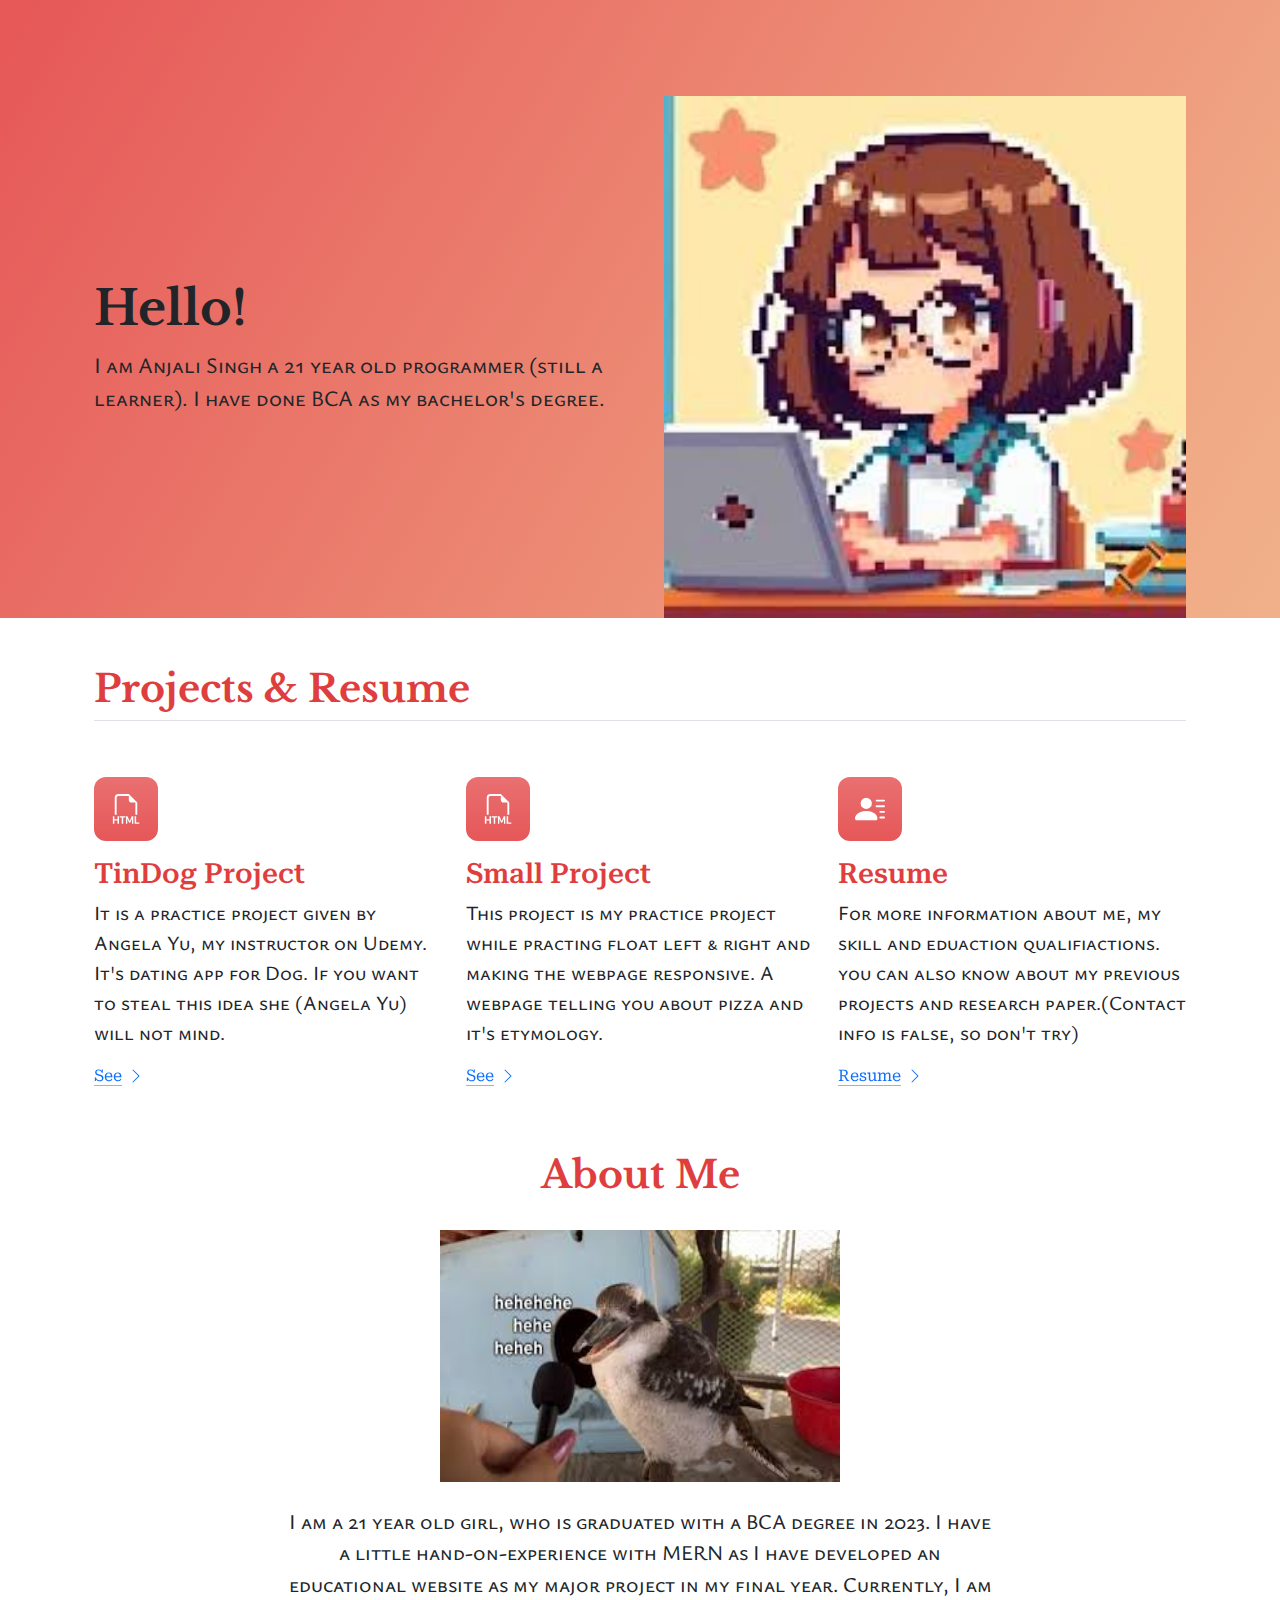
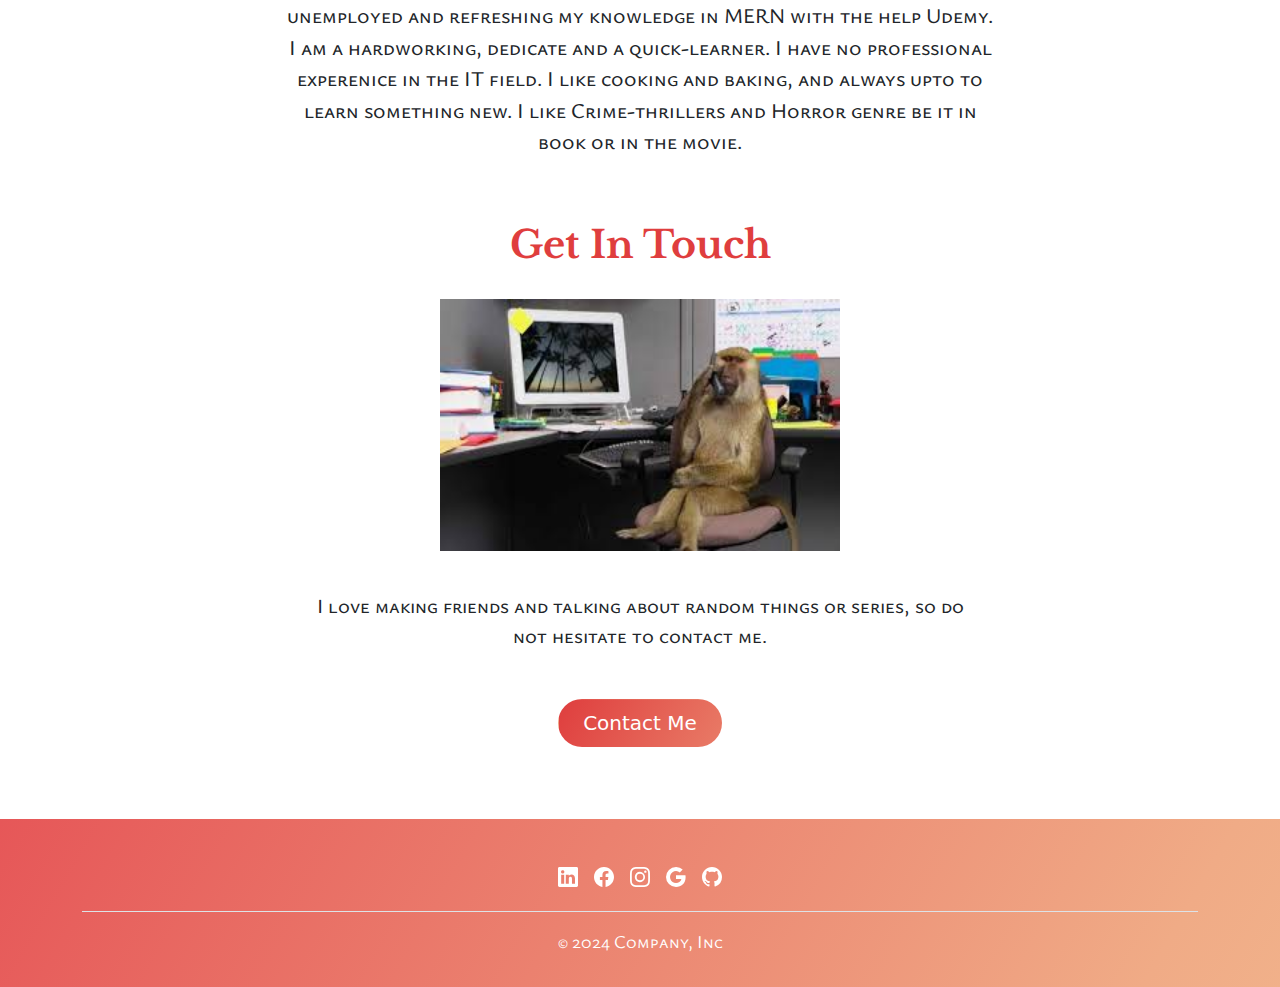
<file: index.html>
<html>
    <head>
        <meta charset="UTF-8">
        <title>Portfolio</title>
        <link href="https://cdn.jsdelivr.net/npm/bootstrap@5.3.3/dist/css/bootstrap.min.css" rel="stylesheet" integrity="sha384-QWTKZyjpPEjISv5WaRU9OFeRpok6YctnYmDr5pNlyT2bRjXh0JMhjY6hW+ALEwIH" crossorigin="anonymous">
        <link rel="stylesheet" href="./style.css">
        <link rel="preconnect" href="https://fonts.googleapis.com">
        <link rel="preconnect" href="https://fonts.gstatic.com" crossorigin>
        <link href="https://fonts.googleapis.com/css2?family=DM+Serif+Text:ital@0;1&family=DynaPuff:wght@400..700&family=Funnel+Display:wght@300..800&family=Josefin+Sans:ital,wght@0,100..700;1,100..700&family=Jost:ital,wght@0,100..900;1,100..900&family=Libre+Baskerville:ital,wght@0,400;0,700;1,400&family=Libre+Franklin:ital,wght@0,100..900;1,100..900&family=Molle&family=Roboto+Serif:ital,opsz,wght@0,8..144,100..900;1,8..144,100..900&family=Ysabeau+SC:wght@1..1000&display=swap" rel="stylesheet">
    </head>
    <body>
        <section id="section1">
            <div class="container col-xxl-8 px-4 pt-5">
                <div class="row flex-lg-row-reverse align-items-center g-5 pt-5">
                  <div class="col-10 col-sm-8 col-lg-6">
                    <img src="./images/Profile.jpg" class="d-block mx-lg-auto img-fluid" alt="Small girl with glasses on computer" width="700" height="500" loading="lazy">
                  </div>
                  <div class="col-lg-6">
                    <h1 class="display-5 fw-bold  lh-1 mb-3  ">Hello!</h1>
                    <p class="lead">I am Anjali Singh a 21 year old programmer (still a learner). I have done BCA as my bachelor's degree.</p>                    
                  </div>
                </div>
              </div>
        </section>

        <section id="section2">
            <div class="container px-4 pt-5" id="featured-3">
                <h2 class="pb-2 border-bottom TT2">Projects & Resume</h2>
                <div class="row g-4 pt-5 row-cols-1 row-cols-lg-3">
                  <div class="feature col">
                    <div class="feature-icon d-inline-flex align-items-center justify-content-center text-bg-gradient bg-gradient fs-2 mb-3">
                      <svg xmlns="http://www.w3.org/2000/svg" width="30" height="30" fill="currentColor" class="bi bi-filetype-html TT" viewBox="0 0 16 16">
                        <path fill-rule="evenodd" d="M14 4.5V11h-1V4.5h-2A1.5 1.5 0 0 1 9.5 3V1H4a1 1 0 0 0-1 1v9H2V2a2 2 0 0 1 2-2h5.5zm-9.736 7.35v3.999h-.791v-1.714H1.79v1.714H1V11.85h.791v1.626h1.682V11.85h.79Zm2.251.662v3.337h-.794v-3.337H4.588v-.662h3.064v.662zm2.176 3.337v-2.66h.038l.952 2.159h.516l.946-2.16h.038v2.661h.715V11.85h-.8l-1.14 2.596H9.93L8.79 11.85h-.805v3.999zm4.71-.674h1.696v.674H12.61V11.85h.79v3.325Z"/>
                      </svg>
                    </div>
                    <h3 class="TT2  ">TinDog Project</h3>
                    <p class="txt-size">It is a practice project given by Angela Yu, my instructor on Udemy. It's dating app for Dog. If you want to steal this idea she (Angela Yu) will not mind.</p>
                    <a href="./Public/11.3 TinDog Project/index.html" class="icon-link">
                      See
                      <svg xmlns="http://www.w3.org/2000/svg" width="16" height="16" fill="currentColor" class="bi bi-chevron-right" viewBox="0 0 16 16">
                        <path fill-rule="evenodd" d="M4.646 1.646a.5.5 0 0 1 .708 0l6 6a.5.5 0 0 1 0 .708l-6 6a.5.5 0 0 1-.708-.708L10.293 8 4.646 2.354a.5.5 0 0 1 0-.708z"/>
                      </svg>
                    </a>
                  </div>
                  <div class="feature col">
                    <div class="feature-icon d-inline-flex align-items-center justify-content-center text-bg-gradient bg-gradient fs-2 mb-3">
                      <svg xmlns="http://www.w3.org/2000/svg" width="30" height="30" fill="currentColor" class="bi bi-filetype-html TT" viewBox="0 0 16 16">
                        <path fill-rule="evenodd" d="M14 4.5V11h-1V4.5h-2A1.5 1.5 0 0 1 9.5 3V1H4a1 1 0 0 0-1 1v9H2V2a2 2 0 0 1 2-2h5.5zm-9.736 7.35v3.999h-.791v-1.714H1.79v1.714H1V11.85h.791v1.626h1.682V11.85h.79Zm2.251.662v3.337h-.794v-3.337H4.588v-.662h3.064v.662zm2.176 3.337v-2.66h.038l.952 2.159h.516l.946-2.16h.038v2.661h.715V11.85h-.8l-1.14 2.596H9.93L8.79 11.85h-.805v3.999zm4.71-.674h1.696v.674H12.61V11.85h.79v3.325Z"/>
                      </svg>
                    </div>
                    <h3 class="TT2">Small Project </h3>
                    <p class="txt-size">This project is my practice project while practing float left & right and making the webpage responsive. A webpage telling you about pizza and it's etymology. </p>
                    <a href="./Public/Pizzeria/index.html" class="icon-link">
                      See
                      <svg xmlns="http://www.w3.org/2000/svg" width="16" height="16" fill="currentColor" class="bi bi-chevron-right" viewBox="0 0 16 16">
                        <path fill-rule="evenodd" d="M4.646 1.646a.5.5 0 0 1 .708 0l6 6a.5.5 0 0 1 0 .708l-6 6a.5.5 0 0 1-.708-.708L10.293 8 4.646 2.354a.5.5 0 0 1 0-.708z"/>
                      </svg>
                    </a>
                  </div>
                  <div class="feature col">
                    <div class="feature-icon d-inline-flex align-items-center justify-content-center text-bg-gradient bg-gradient fs-2 mb-3">
                        <svg xmlns="http://www.w3.org/2000/svg" width="30" height="30" fill="currentColor" class="bi TT bi-person-lines-fill" viewBox="0 0 16 16">
  <path d="M6 8a3 3 0 1 0 0-6 3 3 0 0 0 0 6m-5 6s-1 0-1-1 1-4 6-4 6 3 6 4-1 1-1 1zM11 3.5a.5.5 0 0 1 .5-.5h4a.5.5 0 0 1 0 1h-4a.5.5 0 0 1-.5-.5m.5 2.5a.5.5 0 0 0 0 1h4a.5.5 0 0 0 0-1zm2 3a.5.5 0 0 0 0 1h2a.5.5 0 0 0 0-1zm0 3a.5.5 0 0 0 0 1h2a.5.5 0 0 0 0-1z"/>
</svg>
                    </div>
                    <h3 class="TT2">Resume</h3>
                    <p class="txt-size">For more information about me, my skill and eduaction qualifiactions. you can also know about my previous projects and research paper.(Contact info is false, so don't try)</p>
                    <a href="./Public/Capstone Project/index.html" class="icon-link">
                      Resume
                      <svg xmlns="http://www.w3.org/2000/svg" width="16" height="16" fill="currentColor" class="bi bi-chevron-right" viewBox="0 0 16 16">
                        <path fill-rule="evenodd" d="M4.646 1.646a.5.5 0 0 1 .708 0l6 6a.5.5 0 0 1 0 .708l-6 6a.5.5 0 0 1-.708-.708L10.293 8 4.646 2.354a.5.5 0 0 1 0-.708z"/>
                      </svg>
                    </a>
                  </div>
                </div>
              </div>
        </section>

        <section id="section3">
            <div class="pt-5 text-center ">
                <div class="container">
                  <p class="col-lg-8 mx-auto lead">
                    <div class=" text-center ">
                        <div class="container ">
                          <p class="col-lg-8 mx-auto lead">
                            <div class=" text-center ">
                                <div class="container ">
                                  <h2 class="TT2">About Me </h2>
                                  <img src="./images/Pro3.jpg" class="Pro1round py-4" alt="a dog infront of computer posing for camera"/>
                                  <p class="col-lg-8 mx-auto txt-s">
                                    I am a 21 year old girl, who is graduated with a BCA degree in 2023. I have a little hand-on-experience with MERN as
I have developed an educational website as my major project in my final year. Currently, I am unemployed and
refreshing my knowledge in MERN with the help Udemy. I am a hardworking, dedicate and a quick-learner. I have no
professional experenice in the IT field. I like cooking and baking, and always upto to learn something new. I like Crime-thrillers and Horror genre be it in book or in the movie.
                                  </p>
                                </div>
                              </div>
                          </p>
                        </div>
                      </div>
                  </p>
                </div>
              </div>
        </section>

        <section id="section4">
          <div class="container ">
            <div class="p-5 text-center  rounded-3">
              <h2 class="TT2">Get In Touch </h2>
              <img src="./images/Pro2.jpg" alt="monkey with a phone" class="Pro1round py-4"/>
              <p class="col-lg-8 mx-auto fs-5  pb-3 mt-3 txt-s">
                I love making friends and talking about random things or series, so do not hesitate to contact me.  
              </p>
              <div class="d-inline-flex gap-2 mt-3">
               <a href="mailto:720048anjalisinghnpgc@gmail.com" class="d-inline-flex align-items-center btn btn-color btn-lg px-4 rounded-pill " type="button" >Contact Me </a>        
              </div>
            </div>
          </div>
        </section>

        <section id="section5">
          
          <div class="container">
            <footer class="py-3 mt-4">
              <ul class="nav justify-content-center border-bottom py-3 mt-2">
                <li class="nav-item"><a href="www.linkedin.com/in/anjalisingh0503" class="nav-link px-2 text-body-secondary"><svg xmlns="http://www.w3.org/2000/svg" width="20" height="20" fill="currentColor" class="bi TT bi-linkedin" viewBox="0 0 16 16">
                  <path d="M0 1.146C0 .513.526 0 1.175 0h13.65C15.474 0 16 .513 16 1.146v13.708c0 .633-.526 1.146-1.175 1.146H1.175C.526 16 0 15.487 0 14.854zm4.943 12.248V6.169H2.542v7.225zm-1.2-8.212c.837 0 1.358-.554 1.358-1.248-.015-.709-.52-1.248-1.342-1.248S2.4 3.226 2.4 3.934c0 .694.521 1.248 1.327 1.248zm4.908 8.212V9.359c0-.216.016-.432.08-.586.173-.431.568-.878 1.232-.878.869 0 1.216.662 1.216 1.634v3.865h2.401V9.25c0-2.22-1.184-3.252-2.764-3.252-1.274 0-1.845.7-2.165 1.193v.025h-.016l.016-.025V6.169h-2.4c.03.678 0 7.225 0 7.225z"/>
                </svg></a></li>
                <li class="nav-item"><a href="https://www.facebook.com/people/Anjali-Singh/pfbid0vVbhqezYjxwU8rGgLd4KuCQtfSBqPgnBzoZLacDN3j7HKHuJdt3gcfNE3w22pUfml/?mibextid=ZbWKwL" class="nav-link px-2 text-body-secondary"><svg xmlns="http://www.w3.org/2000/svg" width="20" height="20" fill="currentColor" class="bi TT bi-facebook" viewBox="0 0 16 16">
                  <path d="M16 8.049c0-4.446-3.582-8.05-8-8.05C3.58 0-.002 3.603-.002 8.05c0 4.017 2.926 7.347 6.75 7.951v-5.625h-2.03V8.05H6.75V6.275c0-2.017 1.195-3.131 3.022-3.131.876 0 1.791.157 1.791.157v1.98h-1.009c-.993 0-1.303.621-1.303 1.258v1.51h2.218l-.354 2.326H9.25V16c3.824-.604 6.75-3.934 6.75-7.951"/>
                </svg></a></li>
                <li class="nav-item"><a href="https://www.instagram.com/anjali_0503/profilecard/?igsh=MXA5Y25rOGlwdXVqZg%3D%3D" class="nav-link px-2 text-body-secondary"><svg xmlns="http://www.w3.org/2000/svg" width="20" height="20" fill="currentColor" class="bi TT bi-instagram" viewBox="0 0 16 16">
                  <path d="M8 0C5.829 0 5.556.01 4.703.048 3.85.088 3.269.222 2.76.42a3.9 3.9 0 0 0-1.417.923A3.9 3.9 0 0 0 .42 2.76C.222 3.268.087 3.85.048 4.7.01 5.555 0 5.827 0 8.001c0 2.172.01 2.444.048 3.297.04.852.174 1.433.372 1.942.205.526.478.972.923 1.417.444.445.89.719 1.416.923.51.198 1.09.333 1.942.372C5.555 15.99 5.827 16 8 16s2.444-.01 3.298-.048c.851-.04 1.434-.174 1.943-.372a3.9 3.9 0 0 0 1.416-.923c.445-.445.718-.891.923-1.417.197-.509.332-1.09.372-1.942C15.99 10.445 16 10.173 16 8s-.01-2.445-.048-3.299c-.04-.851-.175-1.433-.372-1.941a3.9 3.9 0 0 0-.923-1.417A3.9 3.9 0 0 0 13.24.42c-.51-.198-1.092-.333-1.943-.372C10.443.01 10.172 0 7.998 0zm-.717 1.442h.718c2.136 0 2.389.007 3.232.046.78.035 1.204.166 1.486.275.373.145.64.319.92.599s.453.546.598.92c.11.281.24.705.275 1.485.039.843.047 1.096.047 3.231s-.008 2.389-.047 3.232c-.035.78-.166 1.203-.275 1.485a2.5 2.5 0 0 1-.599.919c-.28.28-.546.453-.92.598-.28.11-.704.24-1.485.276-.843.038-1.096.047-3.232.047s-2.39-.009-3.233-.047c-.78-.036-1.203-.166-1.485-.276a2.5 2.5 0 0 1-.92-.598 2.5 2.5 0 0 1-.6-.92c-.109-.281-.24-.705-.275-1.485-.038-.843-.046-1.096-.046-3.233s.008-2.388.046-3.231c.036-.78.166-1.204.276-1.486.145-.373.319-.64.599-.92s.546-.453.92-.598c.282-.11.705-.24 1.485-.276.738-.034 1.024-.044 2.515-.045zm4.988 1.328a.96.96 0 1 0 0 1.92.96.96 0 0 0 0-1.92m-4.27 1.122a4.109 4.109 0 1 0 0 8.217 4.109 4.109 0 0 0 0-8.217m0 1.441a2.667 2.667 0 1 1 0 5.334 2.667 2.667 0 0 1 0-5.334"/>
                </svg></a></li>
                <li class="nav-item"><a href="mailto:anjalisinghzoo2003@gmail.com" class="nav-link px-2 text-body-secondary"><svg xmlns="http://www.w3.org/2000/svg" width="20" height="20" fill="currentColor" class="bi TT bi-google" viewBox="0 0 16 16">
                  <path d="M15.545 6.558a9.4 9.4 0 0 1 .139 1.626c0 2.434-.87 4.492-2.384 5.885h.002C11.978 15.292 10.158 16 8 16A8 8 0 1 1 8 0a7.7 7.7 0 0 1 5.352 2.082l-2.284 2.284A4.35 4.35 0 0 0 8 3.166c-2.087 0-3.86 1.408-4.492 3.304a4.8 4.8 0 0 0 0 3.063h.003c.635 1.893 2.405 3.301 4.492 3.301 1.078 0 2.004-.276 2.722-.764h-.003a3.7 3.7 0 0 0 1.599-2.431H8v-3.08z"/>
                </svg></a></li>
                <li class="nav-item"><a href="https://github.com/Anjali-0503" class="nav-link px-2 text-body-secondary"><svg xmlns="http://www.w3.org/2000/svg" width="20" height="20" fill="currentColor" class="bi TT bi-github" viewBox="0 0 16 16">
                  <path d="M8 0C3.58 0 0 3.58 0 8c0 3.54 2.29 6.53 5.47 7.59.4.07.55-.17.55-.38 0-.19-.01-.82-.01-1.49-2.01.37-2.53-.49-2.69-.94-.09-.23-.48-.94-.82-1.13-.28-.15-.68-.52-.01-.53.63-.01 1.08.58 1.23.82.72 1.21 1.87.87 2.33.66.07-.52.28-.87.51-1.07-1.78-.2-3.64-.89-3.64-3.95 0-.87.31-1.59.82-2.15-.08-.2-.36-1.02.08-2.12 0 0 .67-.21 2.2.82.64-.18 1.32-.27 2-.27s1.36.09 2 .27c1.53-1.04 2.2-.82 2.2-.82.44 1.1.16 1.92.08 2.12.51.56.82 1.27.82 2.15 0 3.07-1.87 3.75-3.65 3.95.29.25.54.73.54 1.48 0 1.07-.01 1.93-.01 2.2 0 .21.15.46.55.38A8.01 8.01 0 0 0 16 8c0-4.42-3.58-8-8-8"/>
                </svg></a></li>
              </ul>
              <p class="text-center TT mt-3">© 2024 Company, Inc</p>
            </footer>
          </div>
        </section>
        <script src="https://cdn.jsdelivr.net/npm/bootstrap@5.3.3/dist/js/bootstrap.bundle.min.js" integrity="sha384-YvpcrYf0tY3lHB60NNkmXc5s9fDVZLESaAA55NDzOxhy9GkcIdslK1eN7N6jIeHz" crossorigin="anonymous"></script>
    </body>
</html>
</file>
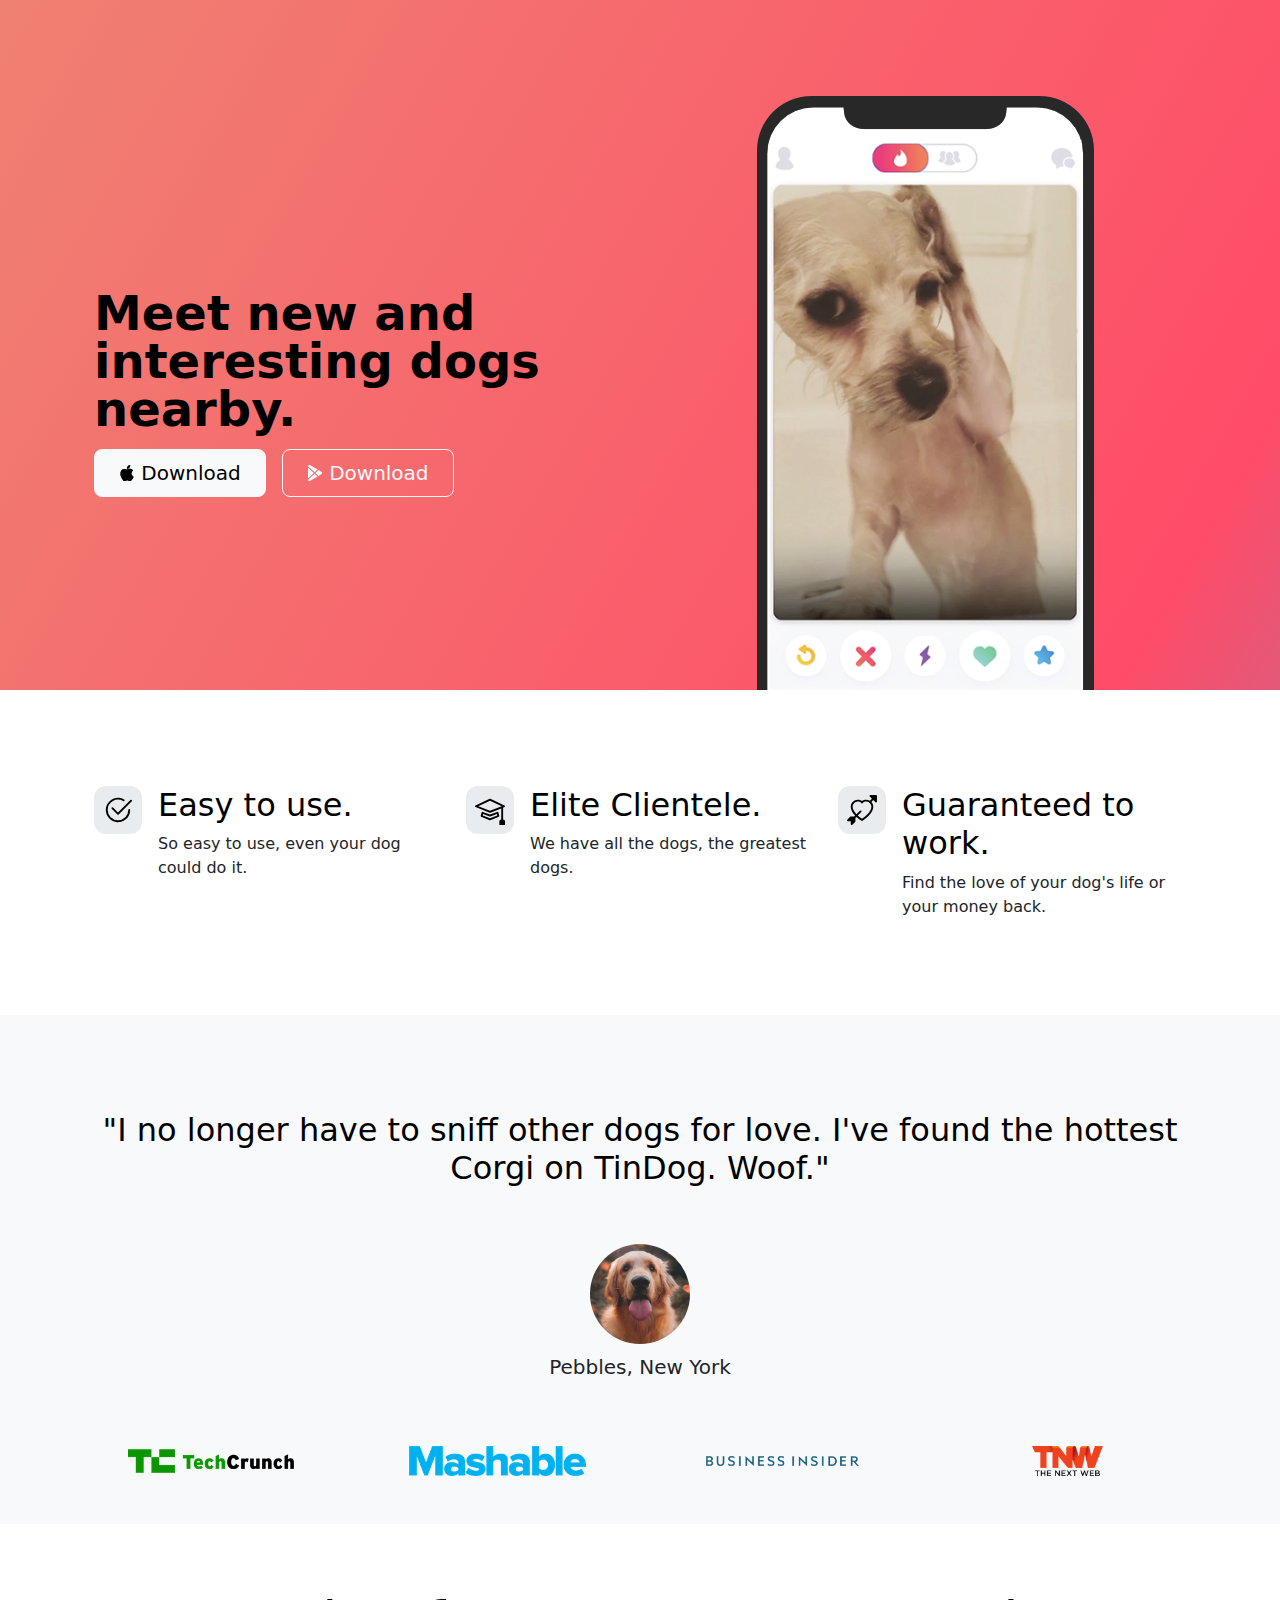
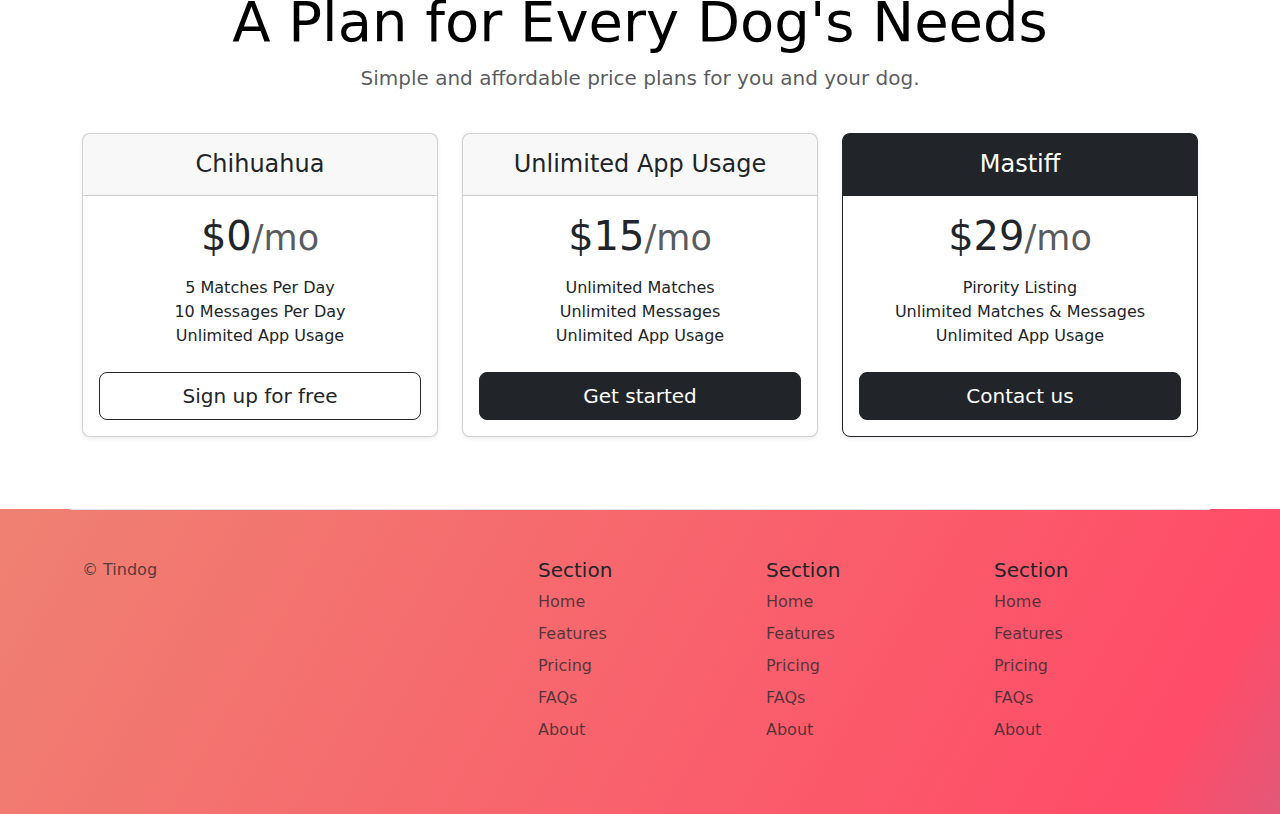
<file: Public/11.3 TinDog Project/index.html>
<!DOCTYPE html>
<html lang="en">

<head>
  <meta charset="UTF-8">
  <meta name="viewport" content="width=device-width, initial-scale=1.0">
  <link href="https://cdn.jsdelivr.net/npm/bootstrap@5.3.3/dist/css/bootstrap.min.css" rel="stylesheet" integrity="sha384-QWTKZyjpPEjISv5WaRU9OFeRpok6YctnYmDr5pNlyT2bRjXh0JMhjY6hW+ALEwIH" crossorigin="anonymous">
  <title>TinDog</title>
  <link rel="stylesheet" href="./css/style.css">
</head>

<body>

  <!-- Title -->
  <section id="title" class="gradient-background">
    <div class="container col-xxl-8 px-4 pt-5 ">
      <div class="row flex-lg-row-reverse align-items-center g-5 pt-5">
        <div class="col-10 col-sm-8 col-lg-6">
          <img src="./images/iphone.png" class="d-block mx-lg-auto img-fluid " alt="Dog" height="500" loading="lazy">
        </div>
        <div class="col-lg-6">
          <h1 class="display-5 fw-bold text-body-emphasis lh-1 mb-3">Meet new and interesting dogs nearby.</h1>
          <div class="d-grid gap-2 d-md-flex justify-content-md-start">
            <button type="button" class="btn btn-light btn-lg px-4 me-md-2"><svg xmlns="http://www.w3.org/2000/svg" width="16" height="16" fill="currentColor"
              class="bi bi-apple mb-1" viewBox="0 0 16 16">
<path
                d="M11.182.008C11.148-.03 9.923.023 8.857 1.18c-1.066 1.156-.902 2.482-.878 2.516.024.034 1.52.087 2.475-1.258.955-1.345.762-2.391.728-2.43Zm3.314 11.733c-.048-.096-2.325-1.234-2.113-3.422.212-2.189 1.675-2.789 1.698-2.854.023-.065-.597-.79-1.254-1.157a3.692 3.692 0 0 0-1.563-.434c-.108-.003-.483-.095-1.254.116-.508.139-1.653.589-1.968.607-.316.018-1.256-.522-2.267-.665-.647-.125-1.333.131-1.824.328-.49.196-1.422.754-2.074 2.237-.652 1.482-.311 3.83-.067 4.56.244.729.625 1.924 1.273 2.796.576.984 1.34 1.667 1.659 1.899.319.232 1.219.386 1.843.067.502-.308 1.408-.485 1.766-.472.357.013 1.061.154 1.782.539.571.197 1.111.115 1.652-.105.541-.221 1.324-1.059 2.238-2.758.347-.79.505-1.217.473-1.282Z" />
<path
                d="M11.182.008C11.148-.03 9.923.023 8.857 1.18c-1.066 1.156-.902 2.482-.878 2.516.024.034 1.52.087 2.475-1.258.955-1.345.762-2.391.728-2.43Zm3.314 11.733c-.048-.096-2.325-1.234-2.113-3.422.212-2.189 1.675-2.789 1.698-2.854.023-.065-.597-.79-1.254-1.157a3.692 3.692 0 0 0-1.563-.434c-.108-.003-.483-.095-1.254.116-.508.139-1.653.589-1.968.607-.316.018-1.256-.522-2.267-.665-.647-.125-1.333.131-1.824.328-.49.196-1.422.754-2.074 2.237-.652 1.482-.311 3.83-.067 4.56.244.729.625 1.924 1.273 2.796.576.984 1.34 1.667 1.659 1.899.319.232 1.219.386 1.843.067.502-.308 1.408-.485 1.766-.472.357.013 1.061.154 1.782.539.571.197 1.111.115 1.652-.105.541-.221 1.324-1.059 2.238-2.758.347-.79.505-1.217.473-1.282Z" />
</svg> Download</button>
            <button type="button" class="btn btn-outline-light btn-lg px-4"><svg xmlns="http://www.w3.org/2000/svg" width="16" height="16" fill="currentColor"
              class="bi bi-google-play mb-1" viewBox="0 0 16 16">
<path
                d="M14.222 9.374c1.037-.61 1.037-2.137 0-2.748L11.528 5.04 8.32 8l3.207 2.96 2.694-1.586Zm-3.595 2.116L7.583 8.68 1.03 14.73c.201 1.029 1.36 1.61 2.303 1.055l7.294-4.295ZM1 13.396V2.603L6.846 8 1 13.396ZM1.03 1.27l6.553 6.05 3.044-2.81L3.333.215C2.39-.341 1.231.24 1.03 1.27Z" />
</svg> Download</button>
          </div>
        </div>
      </div>
    </div>
  </section>
  <!-- Features -->
  <section id="features">
    <div class="container px-4 pt-5 pb-3 " id="hanging-icons">
      <div class="row g-4 py-5 pb-3 row-cols-1 row-cols-lg-3">
        <div class="col d-flex align-items-start">
          <div class="icon-square text-body-emphasis bg-body-secondary d-inline-flex align-items-center justify-content-center fs-4 flex-shrink-0 me-3">
            <svg xmlns="http://www.w3.org/2000/svg" height="30" fill="currentColor" class="bi bi-check2-circle"
              viewBox="0 0 16 16">
<path
                d="M2.5 8a5.5 5.5 0 0 1 8.25-4.764.5.5 0 0 0 .5-.866A6.5 6.5 0 1 0 14.5 8a.5.5 0 0 0-1 0 5.5 5.5 0 1 1-11 0z" />
<path
                d="M15.354 3.354a.5.5 0 0 0-.708-.708L8 9.293 5.354 6.646a.5.5 0 1 0-.708.708l3 3a.5.5 0 0 0 .708 0l7-7z" />
</svg>
          </div>
          <div>
            <h3 class="fs-2 text-body-emphasis">Easy to use.</h3>
            <p>So easy to use, even your dog could do it.</p>
          </div>
        </div>
        <div class="col d-flex align-items-start">
          <div class="icon-square text-body-emphasis bg-body-secondary d-inline-flex align-items-center justify-content-center fs-4 flex-shrink-0 me-3">
            <svg xmlns="http://www.w3.org/2000/svg" height="30" fill="currentColor" class="bi bi-mortarboard" viewBox="0 0 16 16">
              <path d="M8.211 2.047a.5.5 0 0 0-.422 0l-7.5 3.5a.5.5 0 0 0 .025.917l7.5 3a.5.5 0 0 0 .372 0L14 7.14V13a1 1 0 0 0-1 1v2h3v-2a1 1 0 0 0-1-1V6.739l.686-.275a.5.5 0 0 0 .025-.917l-7.5-3.5ZM8 8.46 1.758 5.965 8 3.052l6.242 2.913L8 8.46Z"/>
              <path d="M4.176 9.032a.5.5 0 0 0-.656.327l-.5 1.7a.5.5 0 0 0 .294.605l4.5 1.8a.5.5 0 0 0 .372 0l4.5-1.8a.5.5 0 0 0 .294-.605l-.5-1.7a.5.5 0 0 0-.656-.327L8 10.466 4.176 9.032Zm-.068 1.873.22-.748 3.496 1.311a.5.5 0 0 0 .352 0l3.496-1.311.22.748L8 12.46l-3.892-1.556Z"/>
              </svg>
          </div>
          <div>
            <h3 class="fs-2 text-body-emphasis">Elite Clientele.</h3>
            <p>We have all the dogs, the greatest dogs.</p>
            
          </div>
        </div>
        <div class="col d-flex align-items-start">
          <div class="icon-square text-body-emphasis bg-body-secondary d-inline-flex align-items-center justify-content-center fs-4 flex-shrink-0 me-3">
            <svg xmlns="http://www.w3.org/2000/svg" height="30" fill="currentColor" class="bi bi-arrow-through-heart"
              viewBox="0 0 16 16">
<path fill-rule="evenodd"
                d="M2.854 15.854A.5.5 0 0 1 2 15.5V14H.5a.5.5 0 0 1-.354-.854l1.5-1.5A.5.5 0 0 1 2 11.5h1.793l.53-.53c-.771-.802-1.328-1.58-1.704-2.32-.798-1.575-.775-2.996-.213-4.092C3.426 2.565 6.18 1.809 8 3.233c1.25-.98 2.944-.928 4.212-.152L13.292 2 12.147.854A.5.5 0 0 1 12.5 0h3a.5.5 0 0 1 .5.5v3a.5.5 0 0 1-.854.354L14 2.707l-1.006 1.006c.236.248.44.531.6.845.562 1.096.585 2.517-.213 4.092-.793 1.563-2.395 3.288-5.105 5.08L8 13.912l-.276-.182a21.86 21.86 0 0 1-2.685-2.062l-.539.54V14a.5.5 0 0 1-.146.354l-1.5 1.5Zm2.893-4.894A20.419 20.419 0 0 0 8 12.71c2.456-1.666 3.827-3.207 4.489-4.512.679-1.34.607-2.42.215-3.185-.817-1.595-3.087-2.054-4.346-.761L8 4.62l-.358-.368c-1.259-1.293-3.53-.834-4.346.761-.392.766-.464 1.845.215 3.185.323.636.815 1.33 1.519 2.065l1.866-1.867a.5.5 0 1 1 .708.708L5.747 10.96Z" />
</svg>
          </div>
          <div>
            <h3 class="fs-2 text-body-emphasis">Guaranteed to work.</h3>
            <p>Find the love of your dog's life or your money back.</p>
            
          </div>
        </div>
      </div>
    </div>
  </section>
  <!-- Testimonial -->
  <section id="testimonial">
    <div class="my-5">
      <div class="p-5 text-center bg-body-tertiary">
        <div class="container py-5">
          <h2 class="text-body-emphasis">"I no longer have to sniff other dogs for love. I've found the hottest Corgi on TinDog. Woof."</h2>
          <img class="Pebbles mt-5 mb-2" src="./images/dog-img.jpg" alt="dog"/> 
          <p class="col-lg-8 mx-auto lead">
            Pebbles, New York
          </p>
        </div>
        <div class="container">
          <div class="row">
          <div class="col-lg-3 col-sm-12">
            <img src="./images/techcrunch.png" alt="logo of techcrunch" height="30px"/>
          </div>
          <div class="col-lg-3 col-sm-12">
            <img src="./images/mashable.png" alt="logo of mashable" height="30px"/>
          </div>
          <div class="col-lg-3 col-sm-12">
            <img src="./images/bizinsider.png" alt="logo of bizinsider" height="30px"/>
          </div>
          <div class="col-lg-3 col-sm-12">
            <img src="./images/tnw.png" alt="logo of tnw" height="30px"/>
          </div>
        </div> 
        </div>
      </div>
    </div>
  </section>
  <!-- Pricing -->
  <section id="pricing">
    <div class="pricing-header p-3 pb-md-4 mx-auto text-center">
      <h2 class="display-4 fw-normal text-body-emphasis">A Plan for Every Dog's Needs</h2>
      <p class="fs-5 text-body-secondary">Simple and affordable price plans for you and your dog.</p>
    </div>
    <div class="container">
      <div class="row row-cols-1 row-cols-md-3 mb-3 text-center">
        <div class="col">
          <div class="card mb-4 rounded-3 shadow-sm">
            <div class="card-header py-3">
              <h4 class="my-0 fw-normal">Chihuahua</h4>
            </div>
            <div class="card-body">
              <h1 class="card-title pricing-card-title">$0<small class="text-body-secondary fw-dark">/mo</small></h1>
              <ul class="list-unstyled mt-3 mb-4">
                <li>5 Matches Per Day</li>
                <li>10 Messages Per Day</li>
                <li>Unlimited App Usage</li>
              </ul>
              <button type="button" class="w-100 btn btn-lg btn-outline-dark">Sign up for free</button>
            </div>
          </div>
        </div>
        <div class="col">
          <div class="card mb-4 rounded-3 shadow-sm">
            <div class="card-header py-3">
              <h4 class="my-0 fw-normal">Unlimited App Usage</h4>
            </div>
            <div class="card-body">
              <h1 class="card-title pricing-card-title">$15<small class="text-body-secondary fw-light">/mo</small></h1>
              <ul class="list-unstyled mt-3 mb-4">
                <li>Unlimited Matches</li>
                <li>Unlimited Messages</li>
                <li>Unlimited App Usage</li>
              </ul>
              <button type="button" class="w-100 btn btn-lg btn-dark ">Get started</button>
            </div>
          </div>
        </div>
        <div class="col">
          <div class="card mb-4 rounded-3 shadow-sm border-dark">
            <div class="card-header py-3 text-bg-dark border-dark">
              <h4 class="my-0 fw-normal">Mastiff</h4>
            </div>
            <div class="card-body">
              <h1 class="card-title pricing-card-title">$29<small class="text-body-secondary fw-light">/mo</small></h1>
              <ul class="list-unstyled mt-3 mb-4">
                <li>Pirority Listing</li>
                <li>Unlimited Matches & Messages</li>
                <li> Unlimited App Usage</li>
              </ul>
              <button type="button" class="w-100 btn btn-lg btn-dark">Contact us</button>
            </div>
          </div>
        </div>
      </div>
    </div>
  </section>
  <!-- Footer -->
  <section id="footer" class="gradient-background">
    <div class="container">
      <footer class="row row-cols-1 row-cols-sm-2 row-cols-md-5 py-5 mt-5 border-top">
        <div class="col mb-3">
          <p class="text-body-secondary">© Tindog</p>
        </div>
    
        <div class="col mb-3">
    
        </div>
    
        <div class="col mb-3">
          <h5>Section</h5>
          <ul class="nav flex-column">
            <li class="nav-item mb-2"><a href="#" class="nav-link p-0 text-body-secondary">Home</a></li>
            <li class="nav-item mb-2"><a href="#" class="nav-link p-0 text-body-secondary">Features</a></li>
            <li class="nav-item mb-2"><a href="#" class="nav-link p-0 text-body-secondary">Pricing</a></li>
            <li class="nav-item mb-2"><a href="#" class="nav-link p-0 text-body-secondary">FAQs</a></li>
            <li class="nav-item mb-2"><a href="#" class="nav-link p-0 text-body-secondary">About</a></li>
          </ul>
        </div>
    
        <div class="col mb-3">
          <h5>Section</h5>
          <ul class="nav flex-column">
            <li class="nav-item mb-2"><a href="#" class="nav-link p-0 text-body-secondary">Home</a></li>
            <li class="nav-item mb-2"><a href="#" class="nav-link p-0 text-body-secondary">Features</a></li>
            <li class="nav-item mb-2"><a href="#" class="nav-link p-0 text-body-secondary">Pricing</a></li>
            <li class="nav-item mb-2"><a href="#" class="nav-link p-0 text-body-secondary">FAQs</a></li>
            <li class="nav-item mb-2"><a href="#" class="nav-link p-0 text-body-secondary">About</a></li>
          </ul>
        </div>
    
        <div class="col mb-3">
          <h5>Section</h5>
          <ul class="nav flex-column">
            <li class="nav-item mb-2"><a href="#" class="nav-link p-0 text-body-secondary">Home</a></li>
            <li class="nav-item mb-2"><a href="#" class="nav-link p-0 text-body-secondary">Features</a></li>
            <li class="nav-item mb-2"><a href="#" class="nav-link p-0 text-body-secondary">Pricing</a></li>
            <li class="nav-item mb-2"><a href="#" class="nav-link p-0 text-body-secondary">FAQs</a></li>
            <li class="nav-item mb-2"><a href="#" class="nav-link p-0 text-body-secondary">About</a></li>
          </ul>
        </div>
      </footer>
    </div>
  </section>
</body>

</html>
</file>
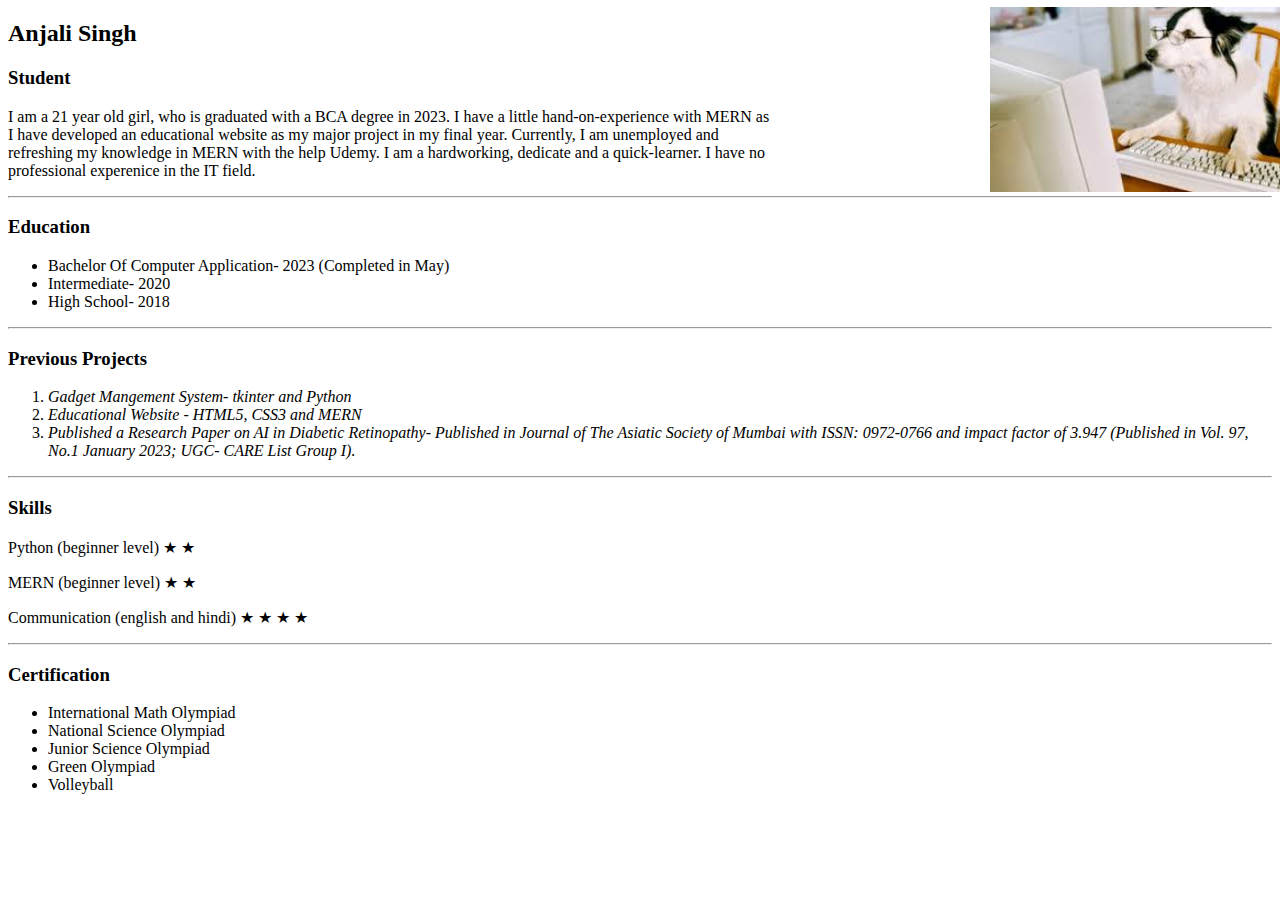
<file: Public/Capstone Project/index.html>
<!DOCTYPE html>
<html>
    <head>
        <meta charset="UTF-8">
        <title>My Resume</title>
    </head>
    <body>
        <h2>Anjali Singh</h2>
        <h3 >Student</h3>
        <p >I am a 21 year old girl, who is graduated with a BCA degree in 2023. I have a little  
           hand-on-experience with MERN as <br/> 
           I have developed an educational website as my major project in my final year. 
           Currently, I am unemployed and <br/>
           refreshing my knowledge in MERN with the help Udemy. I am a hardworking, dedicate and a quick-learner. I have no <br/>
            professional experenice in the IT field.</p>
        <img src="./download.jpg" style="position: absolute; left: 990px; top: 7px; height: 185px;" />
        <hr/>
        <h3>Education</h3>
        <ul>
        <li>Bachelor Of Computer Application- 2023 (Completed in May)</li>
        <li>Intermediate- 2020</li>
        <li>High School- 2018</li>
        </ul>
        
        <hr/>
        <h3>Previous Projects</h3>
        <ol>
            <li><i>Gadget Mangement System- tkinter and Python </i></li>
            <li><i>Educational Website - HTML5, CSS3 and MERN</i></li>
            <li><i>Published a Research Paper on AI in Diabetic Retinopathy- Published in Journal of The Asiatic Society of Mumbai with ISSN: 0972-0766 and impact factor of 3.947 (Published in Vol. 97, No.1 
                    January 2023; UGC- CARE List Group I).</i></li>
        </ol>
        
        <hr/>
        <h3>Skills</h3>
        <p>Python (beginner level) &#9733; &#9733;</p>
        <p>MERN (beginner level) &#9733; &#9733;</p>
        <p>Communication (english and hindi) &#9733; &#9733; &#9733; &#9733;</p>
        <hr/>
        <h3>Certification</h3>
        <ul>
            <li>International Math Olympiad</li>
            <li>National Science Olympiad</li>
            <li>Junior Science Olympiad</li>
            <li>Green Olympiad</li>
            <li> Volleyball</li>
        </ul>
        <!-- <hr/>
        <p><a href="./hobbies.html">Hobbies</a>
        <a href="./Contact.html">Contact Me</a></p>
        <footer>
            <a href="./copyright.html">&#169;all rights reserved by anjali</a>
        </footer> -->

    </body>
</html>
</file>
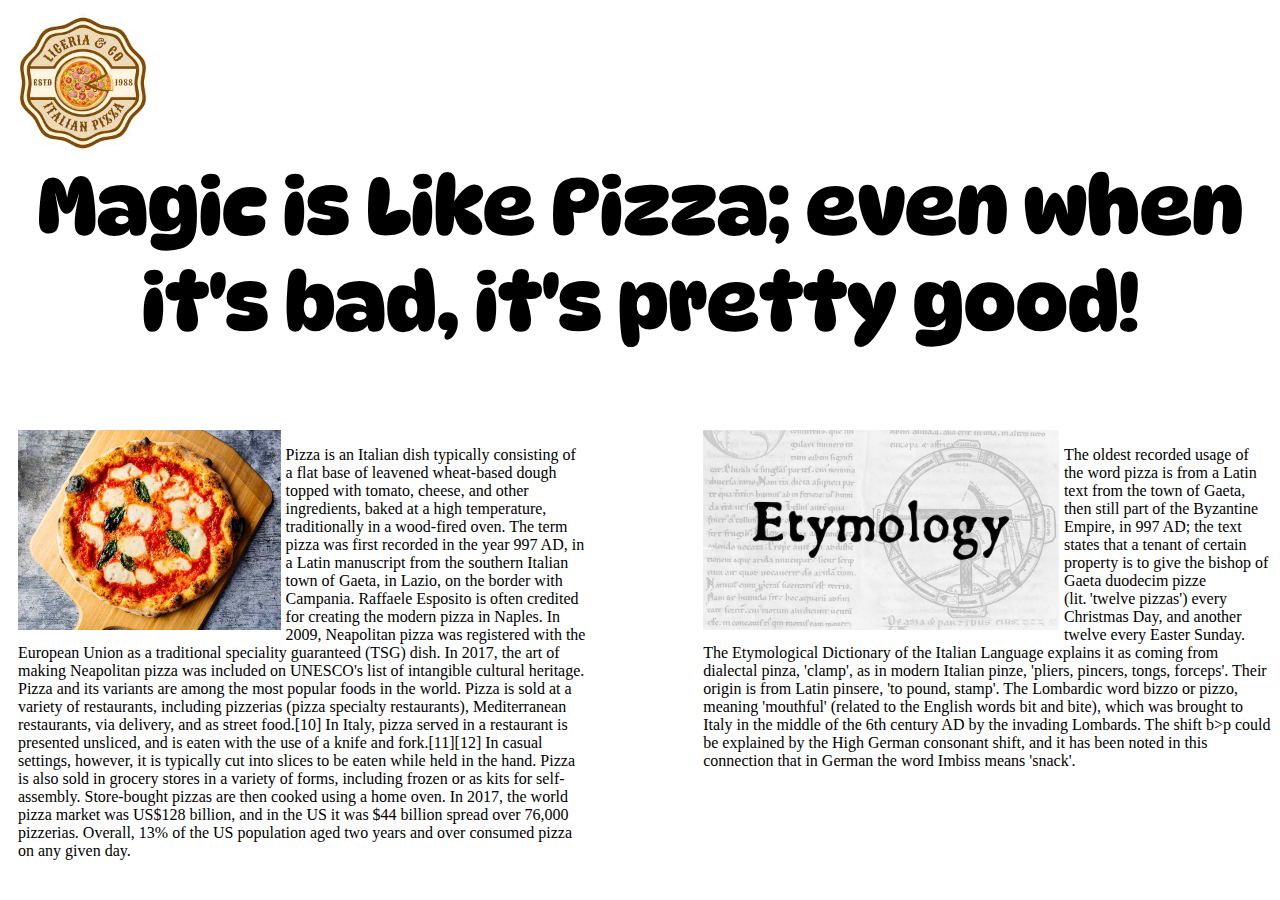
<file: Public/Pizzeria/index.html>
<html>
    <head>
        <meta charset="UTF-8">
        <title>Pizzeria</title>
        <style>
            h3{
                font-family: 'DynaPuff','Courier New', Courier, monospace;
                font-weight: 400px;
                font-size: 5rem;
                text-align: center;
                margin-top: 0%;
            }
            .logo{
                height: 150px;
                width: 150px;
            }
            .card{
                width: 45%;
                margin-left: 10px;
            }
            .pizza{
                height: 200px;
                object-fit: cover;
            }
            .etymology{
                height:200px;
                object-fit: cover;
            }
            .left{
                float: left;
            }
            .right{
                float: right;
            }
            .image{
                float: left;
                margin-right: 5px;
            }

            @media(max-width:600px){
                .logo{
                    height: 100px;
                    width: 100px;
                }
                h3{
                    font-size: 3rem;
                }
                .card{
                    width: 100%;
                    display: block;
                    text-align: justify;
                    margin-bottom: 10px;
                    margin-left: 0%;
                }
                .image{
                    width: 100%;
                    display: inline;
                    object-fit: cover;
                    margin-bottom: 0%;
                    margin-right: 0%;
                }
            }
        </style>
        <link rel="preconnect" href="https://fonts.googleapis.com">
        <link rel="preconnect" href="https://fonts.gstatic.com" crossorigin>
        <link href="https://fonts.googleapis.com/css2?family=DM+Serif+Text:ital@0;1&family=DynaPuff:wght@400..700&family=Josefin+Sans:ital,wght@0,100..700;1,100..700&family=Libre+Baskerville:ital,wght@0,400;0,700;1,400&family=Playwrite+HR+Lijeva:wght@100..400&display=swap" rel="stylesheet">
    </head>
    <body>
        <div>
            <img class="logo" src="./img/pizza.jpg" alt="logo of a pizzeria"/>
        </div>
        <div>
            <h3>Magic is Like Pizza; even when it's bad, it's pretty good!</h3>
        </div>
        <div class="card left">
            <img class="image pizza" src="./img/p1.jpg" alt="photo of a pizza"/>
            <p>Pizza is an Italian dish typically consisting of a flat base of leavened wheat-based dough topped with tomato, cheese, and other ingredients, baked at a high temperature, traditionally in a wood-fired oven.
                The term pizza was first recorded in the year 997 AD, in a Latin manuscript from the southern Italian town of Gaeta, in Lazio, on the border with Campania. Raffaele Esposito is often credited for creating the modern pizza in Naples. In 2009, Neapolitan pizza was registered with the European Union as a traditional speciality guaranteed (TSG) dish. In 2017, the art of making Neapolitan pizza was included on UNESCO's list of intangible cultural heritage.
                Pizza and its variants are among the most popular foods in the world. Pizza is sold at a variety of restaurants, including pizzerias (pizza specialty restaurants), Mediterranean restaurants, via delivery, and as street food.[10] In Italy, pizza served in a restaurant is presented unsliced, and is eaten with the use of a knife and fork.[11][12] In casual settings, however, it is typically cut into slices to be eaten while held in the hand. Pizza is also sold in grocery stores in a variety of forms, including frozen or as kits for self-assembly. Store-bought pizzas are then cooked using a home oven.
                In 2017, the world pizza market was US$128 billion, and in the US it was $44 billion spread over 76,000 pizzerias. Overall, 13% of the US population aged two years and over consumed pizza on any given day.</p>
        </div>
        <div class="card right">
            <img class="image etymology" src="./img/etymology.jpg" alt="picture of etymology"/>
            <p>The oldest recorded usage of the word pizza is from a Latin text from the town of Gaeta, then still part of the Byzantine Empire, in 997 AD; the text states that a tenant of certain property is to give the bishop of Gaeta duodecim pizze (lit. 'twelve pizzas') every Christmas Day, and another twelve every Easter Sunday.
                The Etymological Dictionary of the Italian Language explains it as coming from dialectal pinza, 'clamp', as in modern Italian pinze, 'pliers, pincers, tongs, forceps'. Their origin is from Latin pinsere, 'to pound, stamp'.
The Lombardic word bizzo or pizzo, meaning 'mouthful' (related to the English words bit and bite), which was brought to Italy in the middle of the 6th century AD by the invading Lombards. The shift b>p could be explained by the High German consonant shift, and it has been noted in this connection that in German the word Imbiss means 'snack'.
            </p>
        </div>
    </body>
</html>
</file>
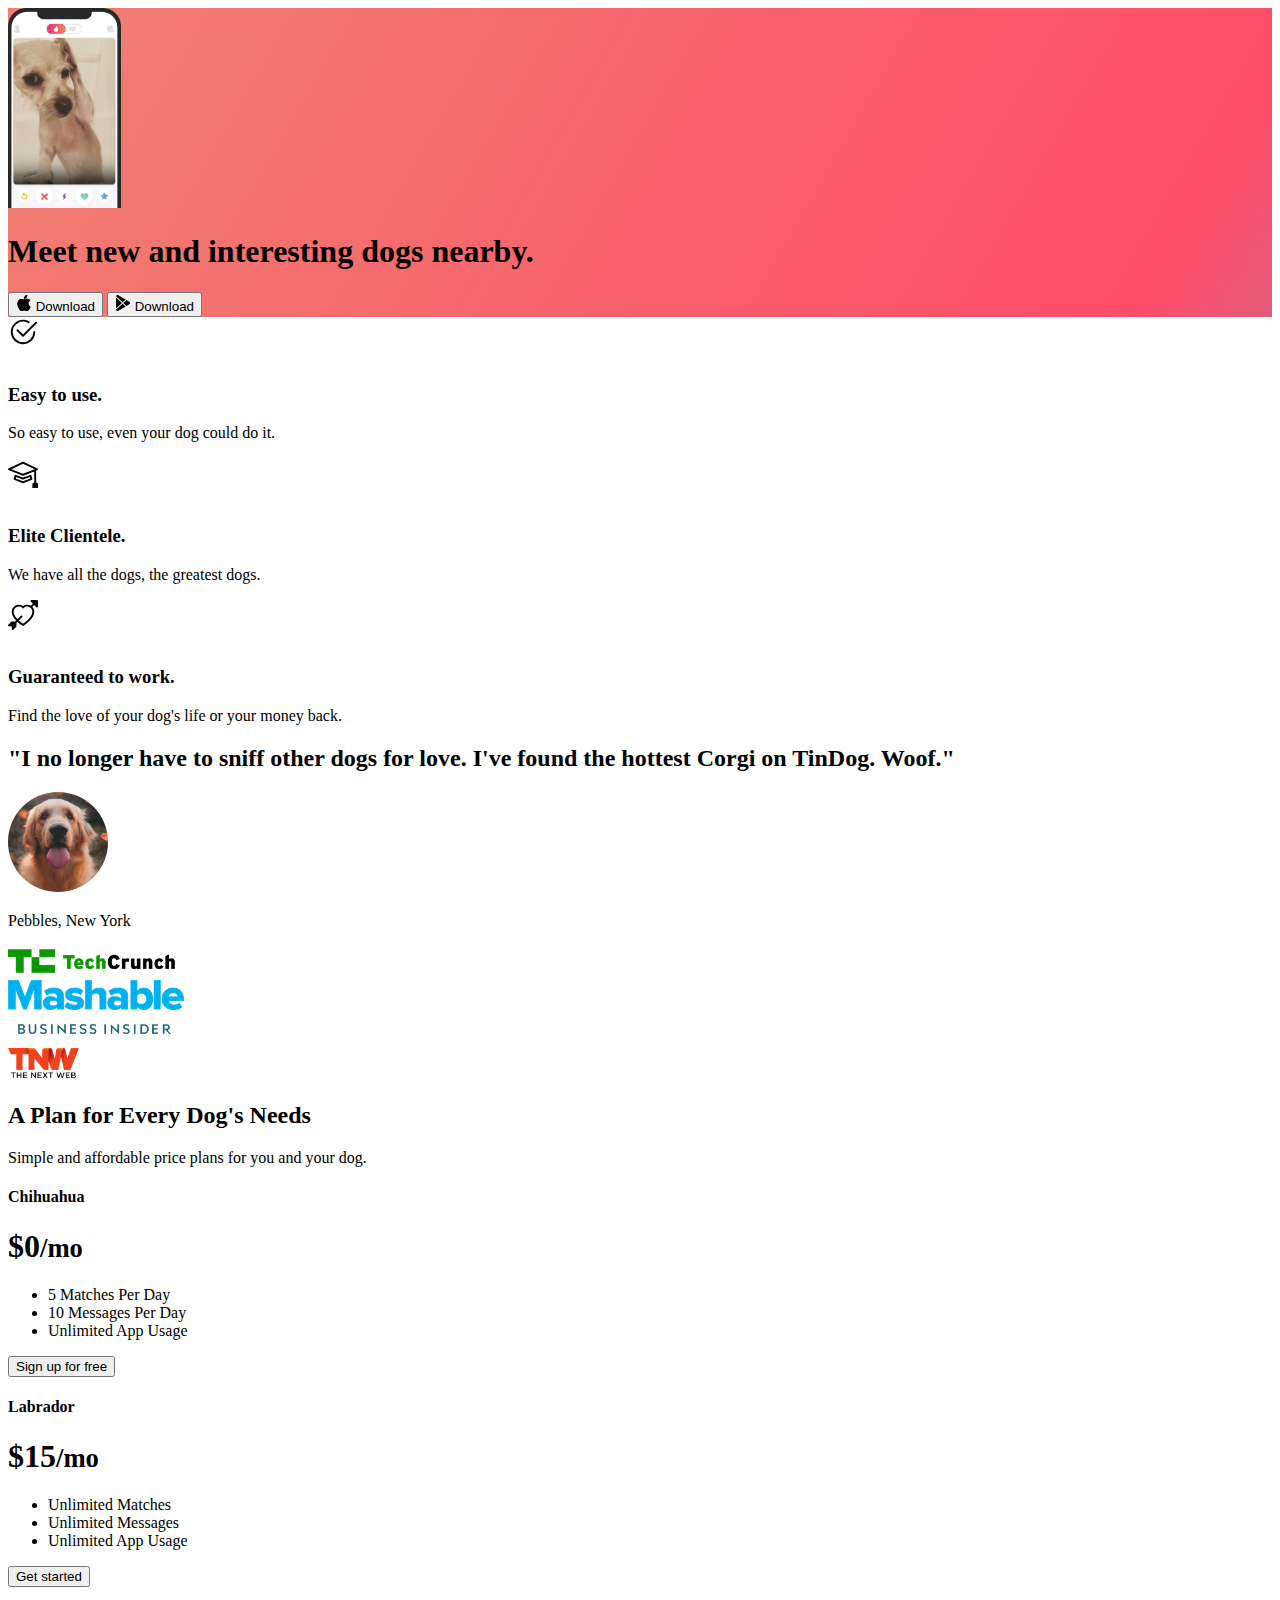
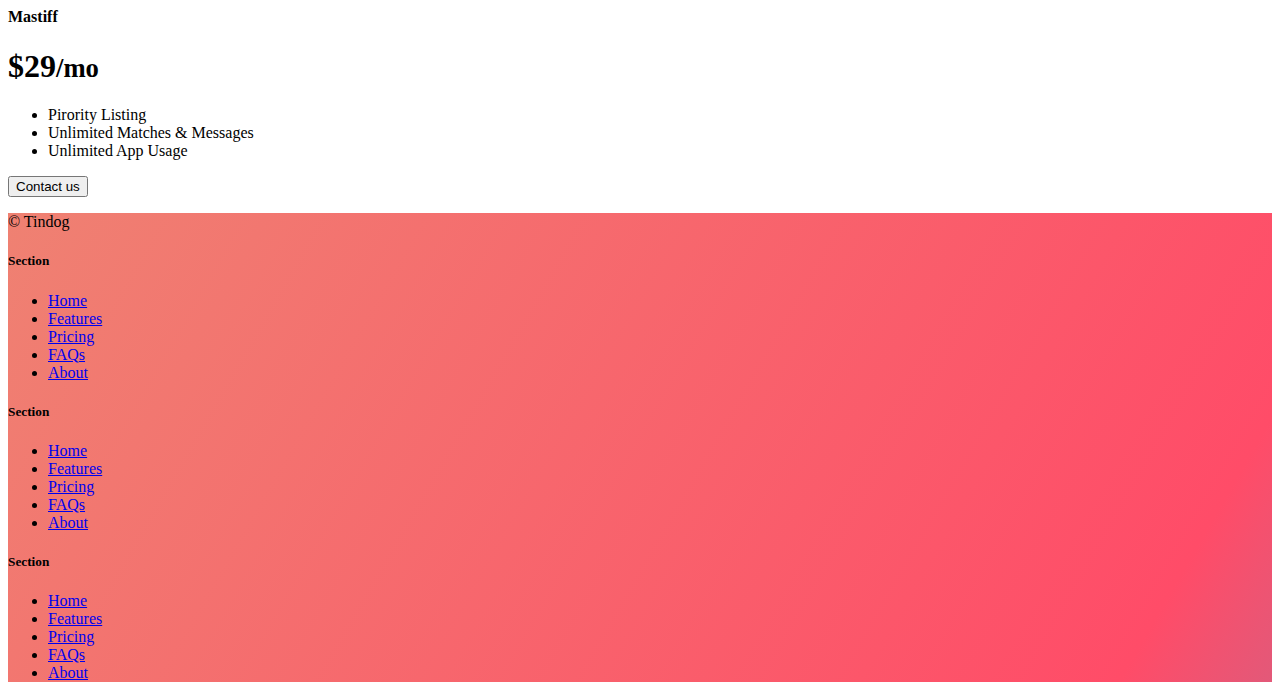
<file: Public/11.3 TinDog Project/solution.html>
<!DOCTYPE html>
<html lang="en">

<head>
  <meta charset="UTF-8">
  <meta name="viewport" content="width=device-width, initial-scale=1.0">
  <title>TinDog</title>
  <link href="https://cdn.jsdelivr.net/npm/bootstrap@5.3.0-alpha3/dist/css/bootstrap.min.css" rel="stylesheet"
    integrity="sha384-KK94CHFLLe+nY2dmCWGMq91rCGa5gtU4mk92HdvYe+M/SXH301p5ILy+dN9+nJOZ" crossorigin="anonymous">
  <link rel="stylesheet" href="./css/solution.css">
</head>

<body>


  <!-- Title -->
  <section id="title" class="gradient-background">

    <div class="container col-xxl-8 px-4 pt-5">
      <div class="row flex-lg-row-reverse align-items-center g-5 pt-5">
        <div class="col-10 col-sm-8 col-lg-6">
          <img src="./images/iphone.png" class="d-block mx-lg-auto img-fluid" alt="Bootstrap Themes" height="200"
            loading="lazy">
        </div>
        <div class="col-lg-6">
          <h1 class="display-5 fw-bold text-body-emphasis lh-1 mb-3">Meet new and interesting dogs nearby.</h1>

          <div class="d-grid gap-2 d-md-flex justify-content-md-start">
            <button type="button" class="btn btn-light btn-lg px-4 me-md-2"><svg xmlns="http://www.w3.org/2000/svg"
                width="16" height="16" fill="currentColor" class="bi bi-apple mb-1" viewBox="0 0 16 16">
                <path
                  d="M11.182.008C11.148-.03 9.923.023 8.857 1.18c-1.066 1.156-.902 2.482-.878 2.516.024.034 1.52.087 2.475-1.258.955-1.345.762-2.391.728-2.43Zm3.314 11.733c-.048-.096-2.325-1.234-2.113-3.422.212-2.189 1.675-2.789 1.698-2.854.023-.065-.597-.79-1.254-1.157a3.692 3.692 0 0 0-1.563-.434c-.108-.003-.483-.095-1.254.116-.508.139-1.653.589-1.968.607-.316.018-1.256-.522-2.267-.665-.647-.125-1.333.131-1.824.328-.49.196-1.422.754-2.074 2.237-.652 1.482-.311 3.83-.067 4.56.244.729.625 1.924 1.273 2.796.576.984 1.34 1.667 1.659 1.899.319.232 1.219.386 1.843.067.502-.308 1.408-.485 1.766-.472.357.013 1.061.154 1.782.539.571.197 1.111.115 1.652-.105.541-.221 1.324-1.059 2.238-2.758.347-.79.505-1.217.473-1.282Z" />
                <path
                  d="M11.182.008C11.148-.03 9.923.023 8.857 1.18c-1.066 1.156-.902 2.482-.878 2.516.024.034 1.52.087 2.475-1.258.955-1.345.762-2.391.728-2.43Zm3.314 11.733c-.048-.096-2.325-1.234-2.113-3.422.212-2.189 1.675-2.789 1.698-2.854.023-.065-.597-.79-1.254-1.157a3.692 3.692 0 0 0-1.563-.434c-.108-.003-.483-.095-1.254.116-.508.139-1.653.589-1.968.607-.316.018-1.256-.522-2.267-.665-.647-.125-1.333.131-1.824.328-.49.196-1.422.754-2.074 2.237-.652 1.482-.311 3.83-.067 4.56.244.729.625 1.924 1.273 2.796.576.984 1.34 1.667 1.659 1.899.319.232 1.219.386 1.843.067.502-.308 1.408-.485 1.766-.472.357.013 1.061.154 1.782.539.571.197 1.111.115 1.652-.105.541-.221 1.324-1.059 2.238-2.758.347-.79.505-1.217.473-1.282Z" />
              </svg> Download</button>
            <button type="button" class="btn btn-outline-light btn-lg px-4"><svg xmlns="http://www.w3.org/2000/svg"
                width="16" height="16" fill="currentColor" class="bi bi-google-play mb-1" viewBox="0 0 16 16">
                <path
                  d="M14.222 9.374c1.037-.61 1.037-2.137 0-2.748L11.528 5.04 8.32 8l3.207 2.96 2.694-1.586Zm-3.595 2.116L7.583 8.68 1.03 14.73c.201 1.029 1.36 1.61 2.303 1.055l7.294-4.295ZM1 13.396V2.603L6.846 8 1 13.396ZM1.03 1.27l6.553 6.05 3.044-2.81L3.333.215C2.39-.341 1.231.24 1.03 1.27Z" />
              </svg> Download</button>
          </div>
        </div>
      </div>
    </div>
  </section>
  <!-- Features -->
  <section id="features">
    <div class="container mt-5">
      <div class="row g-4 py-5 row-cols-1 row-cols-lg-3">
        <div class="col d-flex align-items-start">
          <div
            class="icon-square text-body-emphasis bg-body-secondary d-inline-flex align-items-center justify-content-center fs-4 flex-shrink-0 me-3">
            <svg xmlns="http://www.w3.org/2000/svg" height="30" fill="currentColor" class="bi bi-check2-circle"
              viewBox="0 0 16 16">
              <path
                d="M2.5 8a5.5 5.5 0 0 1 8.25-4.764.5.5 0 0 0 .5-.866A6.5 6.5 0 1 0 14.5 8a.5.5 0 0 0-1 0 5.5 5.5 0 1 1-11 0z" />
              <path
                d="M15.354 3.354a.5.5 0 0 0-.708-.708L8 9.293 5.354 6.646a.5.5 0 1 0-.708.708l3 3a.5.5 0 0 0 .708 0l7-7z" />
            </svg>
          </div>
          <div>
            <h3 class="fs-2">Easy to use.</h3>
            <p>So easy to use, even your dog could do it.</p>

          </div>
        </div>
        <div class="col d-flex align-items-start">
          <div
            class="icon-square text-body-emphasis bg-body-secondary d-inline-flex align-items-center justify-content-center fs-4 flex-shrink-0 me-3">
            <svg xmlns="http://www.w3.org/2000/svg" height="30" fill="currentColor" class="bi bi-mortarboard"
              viewBox="0 0 16 16">
              <path
                d="M8.211 2.047a.5.5 0 0 0-.422 0l-7.5 3.5a.5.5 0 0 0 .025.917l7.5 3a.5.5 0 0 0 .372 0L14 7.14V13a1 1 0 0 0-1 1v2h3v-2a1 1 0 0 0-1-1V6.739l.686-.275a.5.5 0 0 0 .025-.917l-7.5-3.5ZM8 8.46 1.758 5.965 8 3.052l6.242 2.913L8 8.46Z" />
              <path
                d="M4.176 9.032a.5.5 0 0 0-.656.327l-.5 1.7a.5.5 0 0 0 .294.605l4.5 1.8a.5.5 0 0 0 .372 0l4.5-1.8a.5.5 0 0 0 .294-.605l-.5-1.7a.5.5 0 0 0-.656-.327L8 10.466 4.176 9.032Zm-.068 1.873.22-.748 3.496 1.311a.5.5 0 0 0 .352 0l3.496-1.311.22.748L8 12.46l-3.892-1.556Z" />
            </svg>
          </div>
          <div>
            <h3 class="fs-2">Elite Clientele.</h3>
            <p>We have all the dogs, the greatest dogs.</p>

          </div>
        </div>
        <div class="col d-flex align-items-start">
          <div
            class="icon-square text-body-emphasis bg-body-secondary d-inline-flex align-items-center justify-content-center fs-4 flex-shrink-0 me-3">
            <svg xmlns="http://www.w3.org/2000/svg" height="30" fill="currentColor" class="bi bi-arrow-through-heart"
              viewBox="0 0 16 16">
              <path fill-rule="evenodd"
                d="M2.854 15.854A.5.5 0 0 1 2 15.5V14H.5a.5.5 0 0 1-.354-.854l1.5-1.5A.5.5 0 0 1 2 11.5h1.793l.53-.53c-.771-.802-1.328-1.58-1.704-2.32-.798-1.575-.775-2.996-.213-4.092C3.426 2.565 6.18 1.809 8 3.233c1.25-.98 2.944-.928 4.212-.152L13.292 2 12.147.854A.5.5 0 0 1 12.5 0h3a.5.5 0 0 1 .5.5v3a.5.5 0 0 1-.854.354L14 2.707l-1.006 1.006c.236.248.44.531.6.845.562 1.096.585 2.517-.213 4.092-.793 1.563-2.395 3.288-5.105 5.08L8 13.912l-.276-.182a21.86 21.86 0 0 1-2.685-2.062l-.539.54V14a.5.5 0 0 1-.146.354l-1.5 1.5Zm2.893-4.894A20.419 20.419 0 0 0 8 12.71c2.456-1.666 3.827-3.207 4.489-4.512.679-1.34.607-2.42.215-3.185-.817-1.595-3.087-2.054-4.346-.761L8 4.62l-.358-.368c-1.259-1.293-3.53-.834-4.346.761-.392.766-.464 1.845.215 3.185.323.636.815 1.33 1.519 2.065l1.866-1.867a.5.5 0 1 1 .708.708L5.747 10.96Z" />
            </svg>
          </div>
          <div>
            <h3 class="fs-2">Guaranteed to work.</h3>
            <p>Find the love of your dog's life or your money back.</p>

          </div>
        </div>
      </div>
    </div>
  </section>
  <!-- Testimonial -->
  <section id="testimonial">
    <div class="my-5">
      <div class="p-5 text-center bg-body-tertiary">
        <div class="container py-5">
          <h2 class="text-body-emphasis">"I no longer have to sniff other dogs for love. I've found the hottest Corgi on
            TinDog. Woof."</h2>
          <img class="profile-img mt-5" src="./images/dog-img.jpg" alt="dog image">
          <p class="col-lg-8 mx-auto lead mt-2">
            Pebbles, New York
          </p>
        </div>

        <div class="container">
          <div class="row">
            <div class="col-lg-3 col-sm-12">
              <img src="./images/techcrunch.png" alt="techcrunch" height="30">
            </div>
            <div class="col-lg-3 col-sm-12">
              <img src="./images/mashable.png" alt="mashable" height="30">
            </div>
            <div class="col-lg-3 col-sm-12">
              <img src="./images/bizinsider.png" alt="bizinsider" height="30">
            </div>
            <div class="col-lg-3 col-sm-12">
              <img src="./images/tnw.png" alt="tnw" height="30">
            </div>
          </div>
        </div>
      </div>
    </div>
  </section>
  <!-- Pricing -->
  <section id="pricing">
    <div class="container">
      <div class="pricing-header p-3 pb-md-4 mx-auto text-center">
        <h2 class="display-4 fw-normal">A Plan for Every Dog's Needs</h2>
        <p class="fs-5 text-body-secondary">Simple and affordable price plans for you and your dog.
      </div>
      <div class="row row-cols-1 row-cols-md-3 mb-3 text-center">
        <div class="col">
          <div class="card mb-4 rounded-3 shadow-sm">
            <div class="card-header py-3">
              <h4 class="my-0 fw-normal">Chihuahua</h4>
            </div>
            <div class="card-body">
              <h1 class="card-title pricing-card-title">$0<small class="text-body-secondary fw-light">/mo</small></h1>
              <ul class="list-unstyled mt-3 mb-4">
                <li>5 Matches Per Day</li>
                <li>10 Messages Per Day</li>
                <li>Unlimited App Usage</li>
              </ul>
              <button type="button" class="w-100 btn btn-lg btn-outline-dark">Sign up for free</button>
            </div>
          </div>
        </div>
        <div class="col">
          <div class="card mb-4 rounded-3 shadow-sm">
            <div class="card-header py-3">
              <h4 class="my-0 fw-normal">Labrador</h4>
            </div>
            <div class="card-body">
              <h1 class="card-title pricing-card-title">$15<small class="text-body-secondary fw-light">/mo</small></h1>
              <ul class="list-unstyled mt-3 mb-4">
                <li>Unlimited Matches</li>
                <li>Unlimited Messages</li>
                <li>Unlimited App Usage</li>
              </ul>
              <button type="button" class="w-100 btn btn-lg btn-dark">Get started</button>
            </div>
          </div>
        </div>
        <div class="col">
          <div class="card mb-4 rounded-3 shadow-sm border-dark">
            <div class="card-header py-3 text-bg-dark border-dark">
              <h4 class="my-0 fw-normal">Mastiff</h4>
            </div>
            <div class="card-body">
              <h1 class="card-title pricing-card-title">$29<small class="text-body-secondary fw-light">/mo</small></h1>
              <ul class="list-unstyled mt-3 mb-4">
                <li>Pirority Listing</li>
                <li>Unlimited Matches & Messages</li>
                <li>Unlimited App Usage</li>
              </ul>
              <button type="button" class="w-100 btn btn-lg btn-dark">Contact us</button>
            </div>
          </div>
        </div>
      </div>
    </div>
  </section>
  <!-- Footer -->
  <section id="contact" class="gradient-background">
    <div class="container ">
      <footer class="row row-cols-1 row-cols-sm-2 row-cols-md-5 py-5 mt-5 border-top">
        <div class="col mb-3">

          <p class="text-body-secondary">© Tindog</p>
        </div>

        <div class="col mb-3">

        </div>

        <div class="col mb-3">
          <h5>Section</h5>
          <ul class="nav flex-column">
            <li class="nav-item mb-2"><a href="#" class="nav-link p-0 text-body-secondary">Home</a></li>
            <li class="nav-item mb-2"><a href="#" class="nav-link p-0 text-body-secondary">Features</a></li>
            <li class="nav-item mb-2"><a href="#" class="nav-link p-0 text-body-secondary">Pricing</a></li>
            <li class="nav-item mb-2"><a href="#" class="nav-link p-0 text-body-secondary">FAQs</a></li>
            <li class="nav-item mb-2"><a href="#" class="nav-link p-0 text-body-secondary">About</a></li>
          </ul>
        </div>

        <div class="col mb-3">
          <h5>Section</h5>
          <ul class="nav flex-column">
            <li class="nav-item mb-2"><a href="#" class="nav-link p-0 text-body-secondary">Home</a></li>
            <li class="nav-item mb-2"><a href="#" class="nav-link p-0 text-body-secondary">Features</a></li>
            <li class="nav-item mb-2"><a href="#" class="nav-link p-0 text-body-secondary">Pricing</a></li>
            <li class="nav-item mb-2"><a href="#" class="nav-link p-0 text-body-secondary">FAQs</a></li>
            <li class="nav-item mb-2"><a href="#" class="nav-link p-0 text-body-secondary">About</a></li>
          </ul>
        </div>

        <div class="col mb-3">
          <h5>Section</h5>
          <ul class="nav flex-column">
            <li class="nav-item mb-2"><a href="#" class="nav-link p-0 text-body-secondary">Home</a></li>
            <li class="nav-item mb-2"><a href="#" class="nav-link p-0 text-body-secondary">Features</a></li>
            <li class="nav-item mb-2"><a href="#" class="nav-link p-0 text-body-secondary">Pricing</a></li>
            <li class="nav-item mb-2"><a href="#" class="nav-link p-0 text-body-secondary">FAQs</a></li>
            <li class="nav-item mb-2"><a href="#" class="nav-link p-0 text-body-secondary">About</a></li>
          </ul>
        </div>
      </footer>
    </div>
  </section>
</body>

</html>
</file>
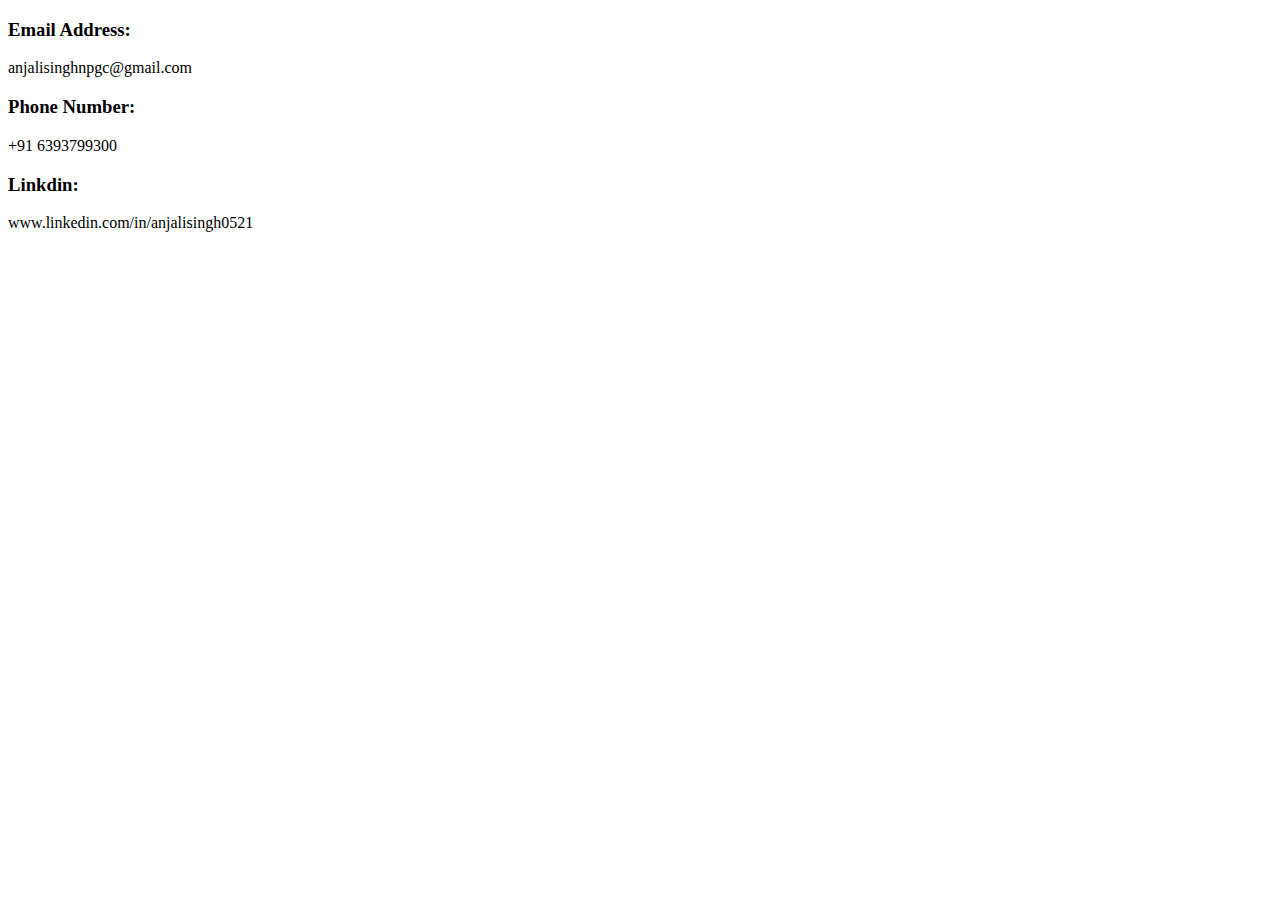
<file: Public/Capstone Project/Contact.html>
<!DOCTYPE html>
<html>
    <head>
        <meta charset="UTF-8">
        <title>
            Contact Me
        </title>
    </head>
    <body>
        <h3>Email Address:</h3>
        <p>anjalisinghnpgc@gmail.com</p>
        <h3>Phone Number:</h3>
        <p>+91 6393799300</p>
        <h3>Linkdin:</h3>
        <p>www.linkedin.com/in/anjalisingh0521</p>
    </body>
</html>
</file>
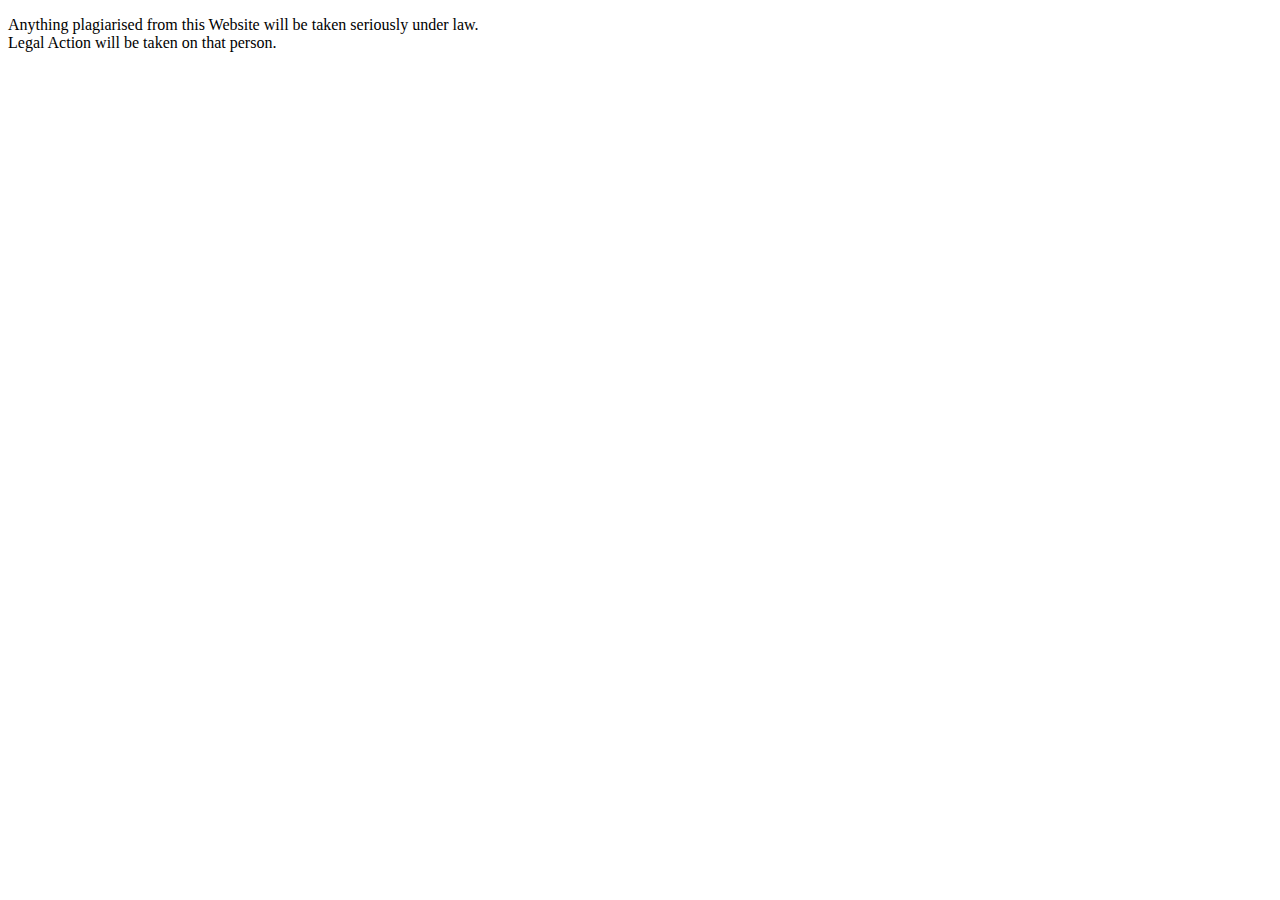
<file: Public/Capstone Project/copyright.html>
<!DOCTYPE html>
<html>
    <head>
        <meta charset="UTF-8">
        <title>Copyright</title>
    </head>
    <body>
        <p>Anything plagiarised from this Website will be taken seriously under law.<br/>
            Legal Action will be taken on that person.
        </p>
    </body>
</html>
</file>
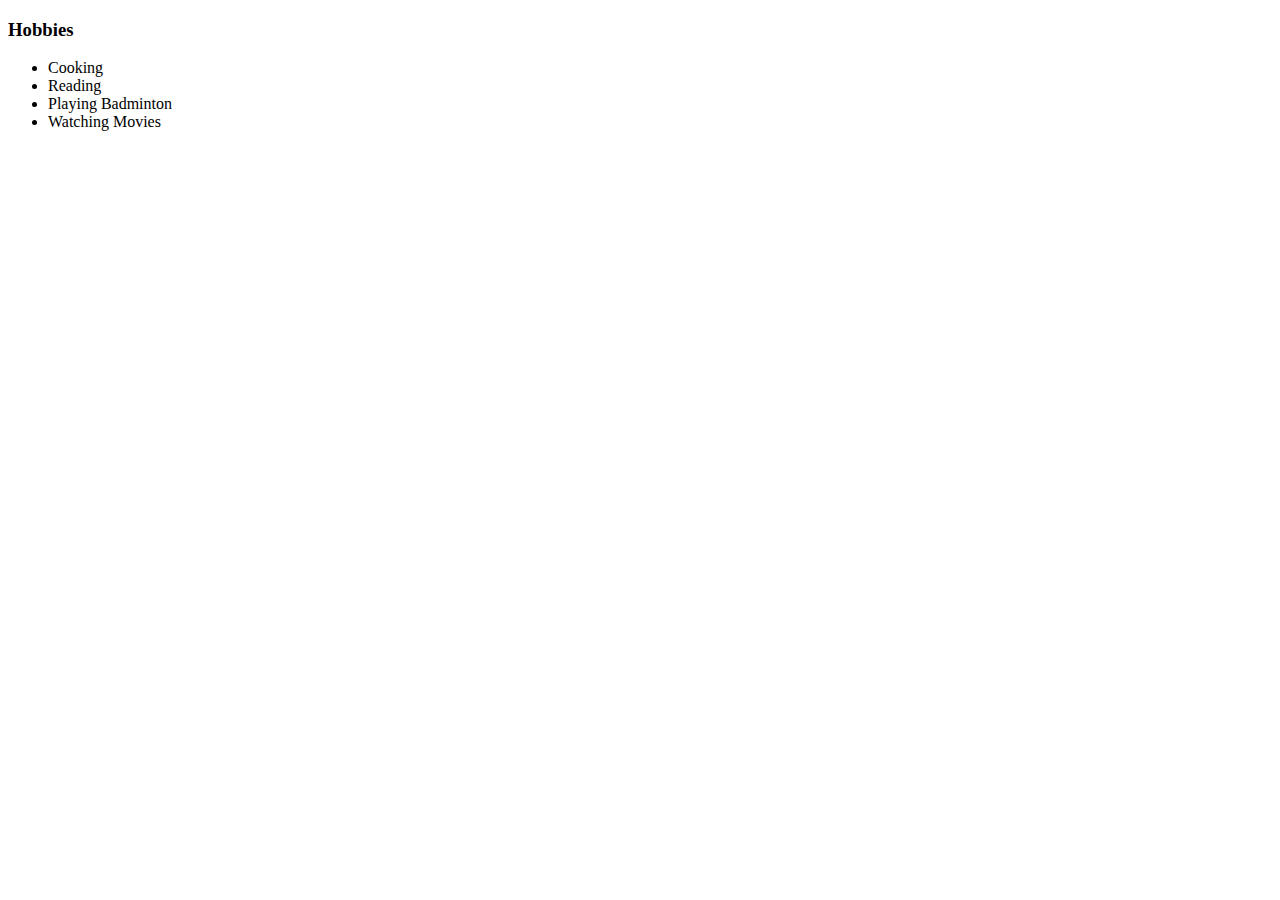
<file: Public/Capstone Project/hobbies.html>
<!DOCTYPE html>
<html>
    <head>
        <meta charset="UTF-8">
        <title>Hobbies</title>
    </head>
    <body>
        <h3>Hobbies</h3>
        <ul>
            <li>Cooking</li>
            <li>Reading</li>
            <li>Playing Badminton</li>
            <li>Watching Movies</li>
        </ul>
    </body>
</html>
</file>
<file: style.css>
.feature-icon {
    width: 4rem;
    height: 4rem;
    border-radius: .75rem;   
}
.bg-gradient{
    background-color: #e65758;
}
.TT{
    color: white;
}
.TT2{
    color:#df3e3e;
}
h1{
    font-family: "Libre Baskerville",serif;
}
h2{
    font-weight: bold;
    font-size: 38px;
    font-family: "Libre Baskerville","Funnel Display","Josefin Sans";
}
h3{
    font-family: "Roboto Serif","DM Serif Text","Funnel Display","Libre Baskerville",serif;
    font-weight: 549;
}
p{
    font-family: "Ysabeau SC","Libre Franklin","DM Serif Text",DynaPuff,"Josefin Sans";
    font-size: large;
}
.icon-link{
    font-family: "Roboto Serif";
}
.lead{
    font-weight: 500;
    font-size: 22px;
}
.txt-size{
    font-weight: 500;
    font-size: 20px;
}
.txt-s{
    font-weight: 500;
    font-size: 21px;
}
.Pro1round{
    width: 400px;
    height: 300px;
}
.contact{
    text-align: center;
}
.btn-color{
    background: linear-gradient(300deg,  #f0ab86, #df3e3e);
    background-size: 180% 180%;
    animation: gradient-animation 18s ease infinite;
    color: white;
}
#section1{
    background: linear-gradient(300deg, #f7dba7, #f0ab86, #e65758);
    background-size: 180% 180%;
    animation: gradient-animation 18s ease infinite;
}
#section5{
    background: linear-gradient(300deg, #f7dba7, #f0ab86, #e65758);
    background-size: 180% 180%;
    animation: gradient-animation 18s ease infinite;
}

@media(max-width:500px){
    .Pro1round{
        width: 320px;
        height: 250px;
    }
    #section1{
        background: linear-gradient(300deg, #e65758,#ddb56a,#df3e3e);
        background-size: 180% 180%;
        animation: gradient-animation 18s ease infinite;
    }
    #section5{
        background: linear-gradient(300deg, #e65758,#ddb56a,#df3e3e);
        background-size: 180% 180%;
        animation: gradient-animation 18s ease infinite;
    }
}
@media(max-width:400px){
    .Pro1round{
        width: 250px;
        height: 250px;
    }
}
</file>
<file: Public/11.3 TinDog Project/css/style.css>
.gradient-background {
  background: linear-gradient(300deg, #00bfff, #ff4c68, #ef8172);
  background-size: 180% 180%;
  animation: gradient-animation 18s ease infinite;
}

@keyframes gradient-animation {
  0% {
    background-position: 0% 50%;
  }
  50% {
    background-position: 100% 50%;
  }
  100% {
    background-position: 0% 50%;
  }
}

.icon-square {
  width: 3rem;
  height: 3rem;
  border-radius: 0.75rem;
}

.Pebbles {
  height: 100px;
  border-radius: 50%;
}
</file>
<file: Public/11.3 TinDog Project/css/solution.css>
.gradient-background {
  background: linear-gradient(300deg, #00bfff, #ff4c68, #ef8172);
  background-size: 180% 180%;
  animation: gradient-animation 18s ease infinite;
}

@keyframes gradient-animation {
  0% {
    background-position: 0% 50%;
  }
  50% {
    background-position: 100% 50%;
  }
  100% {
    background-position: 0% 50%;
  }
}

.icon-square {
  width: 3rem;
  height: 3rem;
  border-radius: 0.75rem;
}

.profile-img {
  border-radius: 50%;
  height: 100px;
}
</file>
